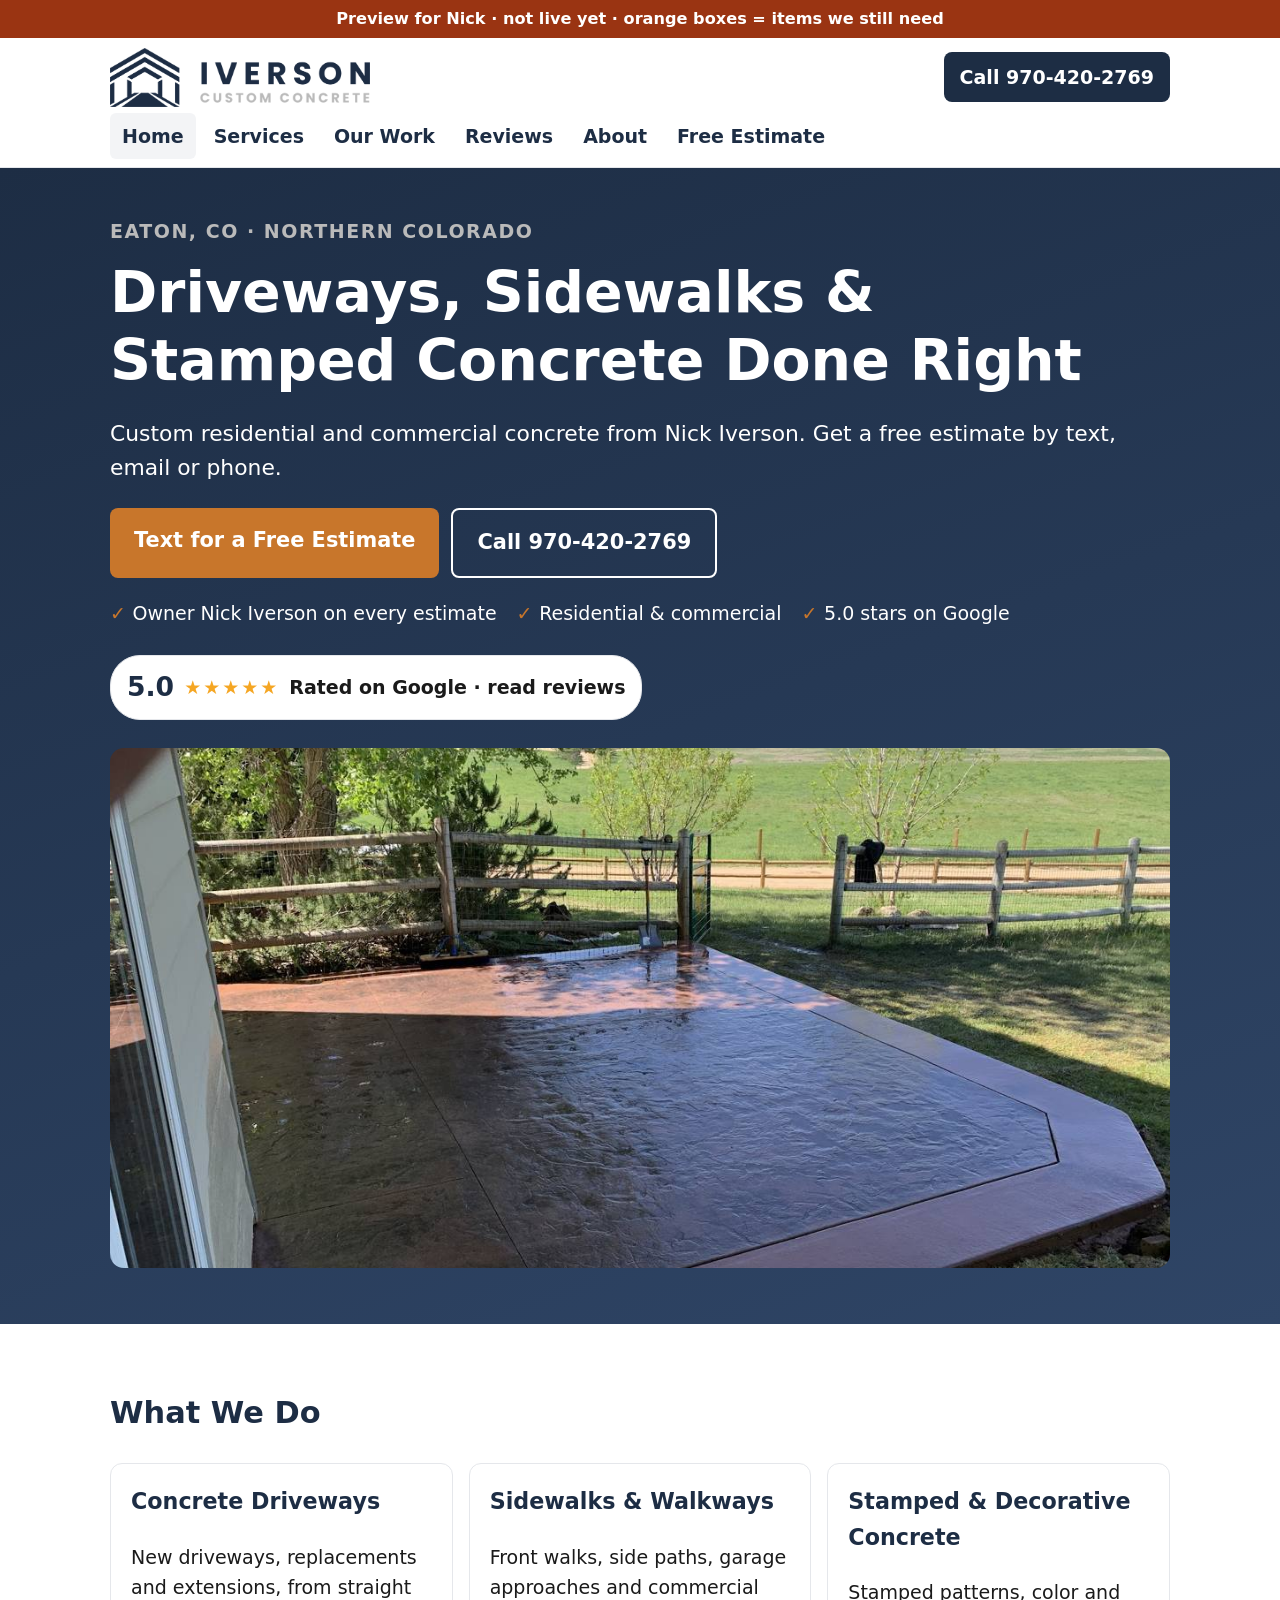
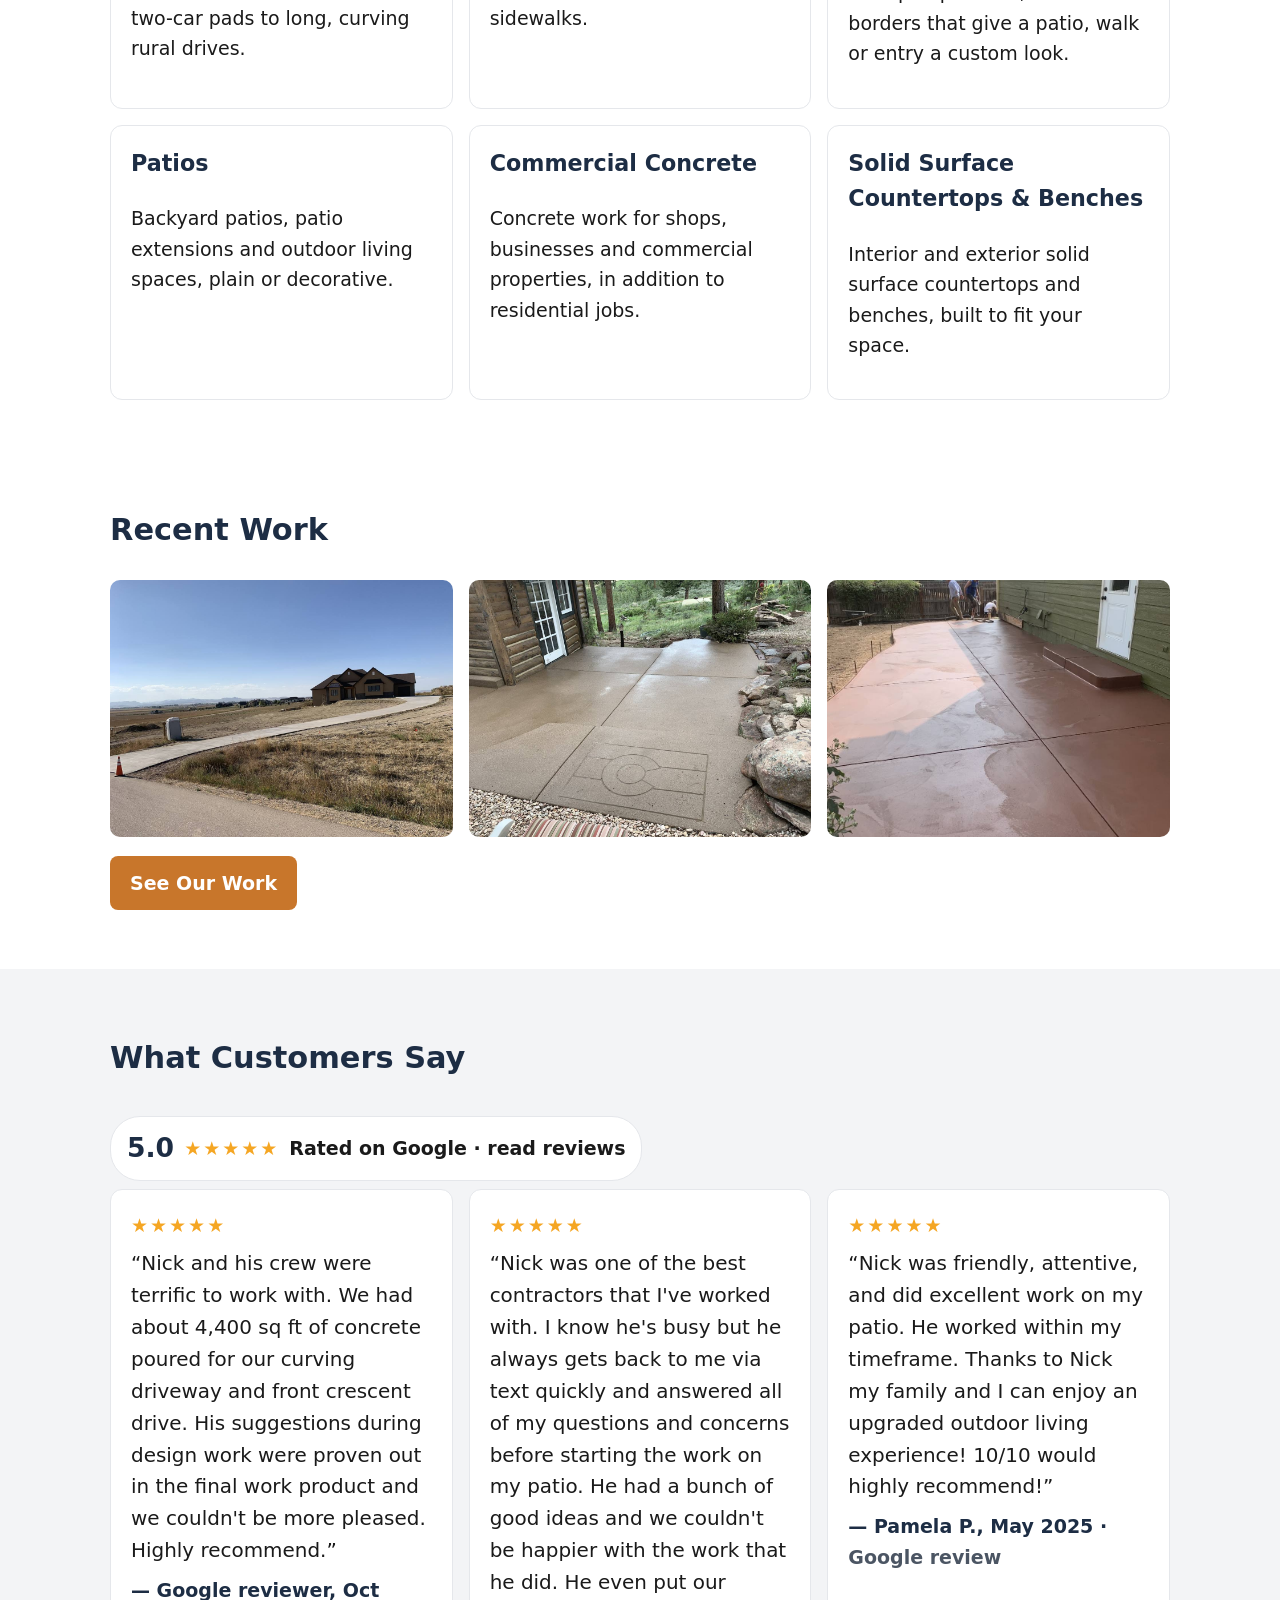
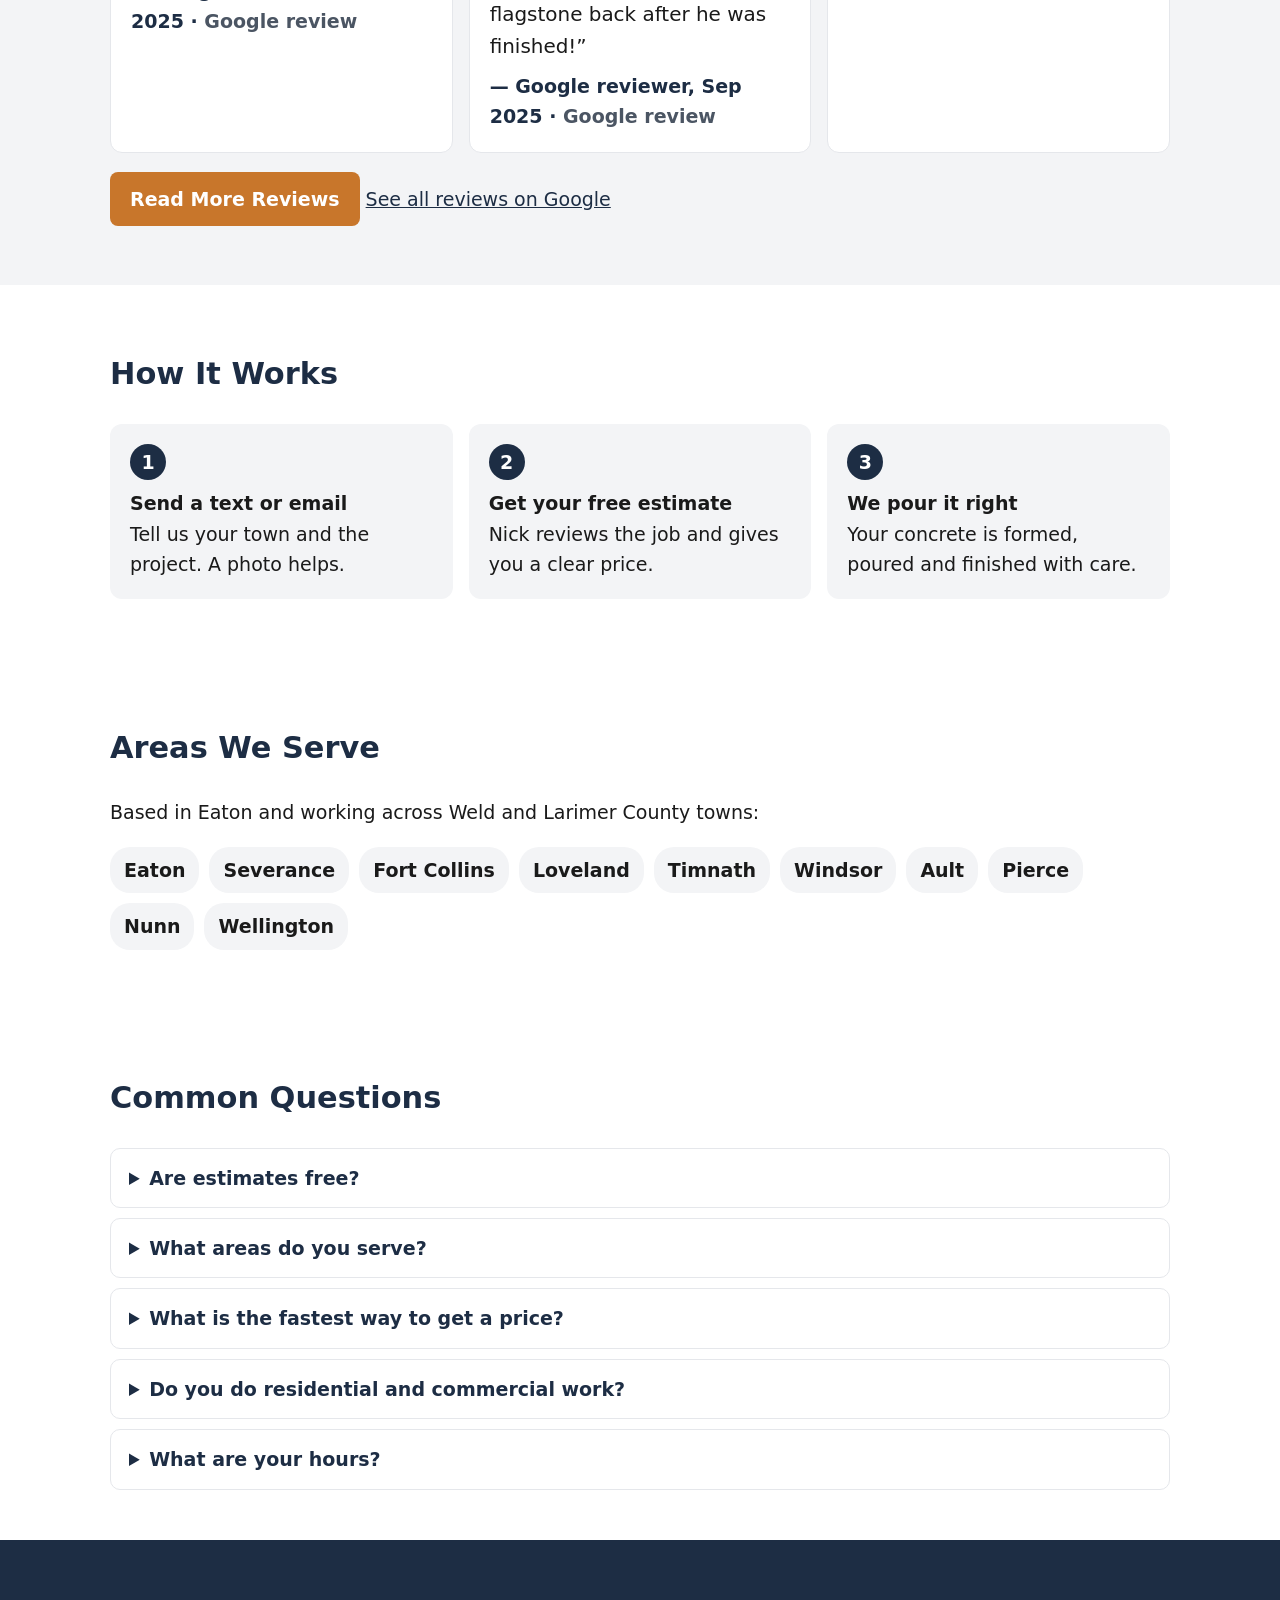
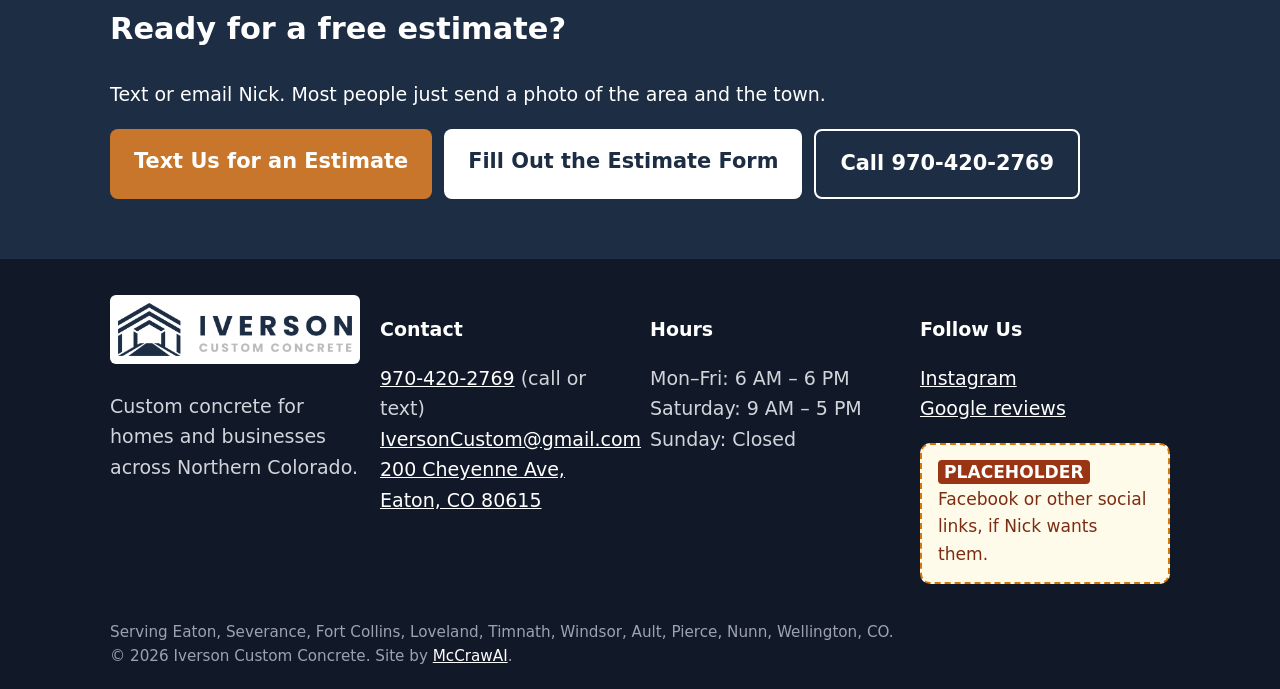
<file: index.html>
<!doctype html><html lang="en"><head><meta charset="utf-8"><meta name="viewport" content="width=device-width,initial-scale=1">
<title>Iverson Custom Concrete | Driveways &amp; Stamped Concrete, Eaton CO</title><meta name="description" content="Concrete driveways, sidewalks, patios and stamped concrete in Eaton, Windsor, Fort Collins and Loveland. 5.0 stars on Google. Text 970-420-2769 for a free estimate."><meta name="robots" content="noindex,nofollow"><link rel="canonical" href="https://iversonconcrete.com/">
<meta property="og:site_name" content="Iverson Custom Concrete"><meta property="og:title" content="Iverson Custom Concrete | Driveways &amp; Stamped Concrete, Eaton CO"><meta property="og:description" content="Concrete driveways, sidewalks, patios and stamped concrete in Eaton, Windsor, Fort Collins and Loveland. 5.0 stars on Google. Text 970-420-2769 for a free estimate."><meta property="og:type" content="website"><meta property="og:url" content="https://iversonconcrete.com/"><meta property="og:image" content="https://iversonconcrete.com/img/stamped-colored-patio.jpg"><meta name="twitter:card" content="summary_large_image">
<meta name="theme-color" content="#1d2d44"><link rel="icon" href="img/favicon.png"><link rel="apple-touch-icon" href="img/favicon.png"><link rel="preload" as="image" href="img/logo.png"><link rel="stylesheet" href="styles.css">
<script type="application/ld+json">{"@context":"https://schema.org","@graph":[{"@type":"HomeAndConstructionBusiness","@id":"https://iversonconcrete.com/#business","additionalType":"https://schema.org/GeneralContractor","name":"Iverson Custom Concrete","url":"https://iversonconcrete.com/","logo":"https://iversonconcrete.com/img/logo.png","image":["https://iversonconcrete.com/img/stamped-colored-patio.jpg","https://iversonconcrete.com/img/driveway-rural.jpg","https://iversonconcrete.com/img/logo.png"],"description":"Concrete contractor in Eaton, CO: driveways, sidewalks, patios, stamped and decorative concrete, commercial concrete, and solid surface countertops and benches across Northern Colorado.","telephone":"+19704202769","email":"IversonCustom@gmail.com","founder":{"@type":"Person","name":"Nick Iverson"},"address":{"@type":"PostalAddress","streetAddress":"200 Cheyenne Ave","addressLocality":"Eaton","addressRegion":"CO","postalCode":"80615","addressCountry":"US"},"geo":{"@type":"GeoCoordinates","latitude":40.52757,"longitude":-104.716219},"hasMap":"https://www.google.com/maps/search/?api=1&query=Iverson+Custom+Concrete+200+Cheyenne+Ave+Eaton+CO+80615","areaServed":[{"@type":"City","name":"Eaton, CO"},{"@type":"City","name":"Severance, CO"},{"@type":"City","name":"Fort Collins, CO"},{"@type":"City","name":"Loveland, CO"},{"@type":"City","name":"Timnath, CO"},{"@type":"City","name":"Windsor, CO"},{"@type":"City","name":"Ault, CO"},{"@type":"City","name":"Pierce, CO"},{"@type":"City","name":"Nunn, CO"},{"@type":"City","name":"Wellington, CO"}],"openingHoursSpecification":[{"@type":"OpeningHoursSpecification","dayOfWeek":["Monday","Tuesday","Wednesday","Thursday","Friday"],"opens":"06:00","closes":"18:00"},{"@type":"OpeningHoursSpecification","dayOfWeek":"Saturday","opens":"09:00","closes":"17:00"}],"sameAs":["https://www.instagram.com/iverson_custom_concrete/"],"hasOfferCatalog":{"@type":"OfferCatalog","name":"Concrete services","itemListElement":[{"@type":"Offer","itemOffered":{"@type":"Service","name":"Concrete Driveways","areaServed":"Northern Colorado"}},{"@type":"Offer","itemOffered":{"@type":"Service","name":"Sidewalks & Walkways","areaServed":"Northern Colorado"}},{"@type":"Offer","itemOffered":{"@type":"Service","name":"Stamped & Decorative Concrete","areaServed":"Northern Colorado"}},{"@type":"Offer","itemOffered":{"@type":"Service","name":"Patios","areaServed":"Northern Colorado"}},{"@type":"Offer","itemOffered":{"@type":"Service","name":"Commercial Concrete","areaServed":"Northern Colorado"}},{"@type":"Offer","itemOffered":{"@type":"Service","name":"Solid Surface Countertops & Benches","areaServed":"Northern Colorado"}}]}},{"@type":"WebPage","@id":"https://iversonconcrete.com/","url":"https://iversonconcrete.com/","name":"Iverson Custom Concrete | Driveways & Stamped Concrete, Eaton CO","about":{"@id":"https://iversonconcrete.com/#business"}},{"@type":"FAQPage","mainEntity":[{"@type":"Question","name":"Are estimates free?","acceptedAnswer":{"@type":"Answer","text":"Yes. Text, email or call with your town and the project, and Nick will set up a free estimate."}},{"@type":"Question","name":"What areas do you serve?","acceptedAnswer":{"@type":"Answer","text":"Eaton, Severance, Fort Collins, Loveland, Timnath, Windsor, Ault, Pierce, Nunn and Wellington, Colorado."}},{"@type":"Question","name":"What is the fastest way to get a price?","acceptedAnswer":{"@type":"Answer","text":"Send a text to 970-420-2769 with your town, the project and a photo of the area. That is usually all Nick needs to get started."}},{"@type":"Question","name":"Do you do residential and commercial work?","acceptedAnswer":{"@type":"Answer","text":"Yes. Driveways, sidewalks, patios and stamped concrete for homes and businesses, plus solid surface countertops and benches."}},{"@type":"Question","name":"What are your hours?","acceptedAnswer":{"@type":"Answer","text":"Monday to Friday 6 AM to 6 PM, and Saturday 9 AM to 5 PM. Closed Sunday."}}]}]}</script></head><body><div class="preview-ribbon">Preview for Nick &middot; not live yet &middot; orange boxes = items we still need</div>
<a class="skip" href="#main">Skip to content</a>
<header class="top"><div class="wrap bar"><a href="index.html" class="brand"><img src="img/logo.png" alt="Iverson Custom Concrete" width="720" height="163"></a>
<a class="callbtn" href="tel:+19704202769">Call 970-420-2769</a></div>
<nav class="wrap nav" aria-label="Main"><a href="index.html" aria-current=page>Home</a><a href="services.html">Services</a><a href="gallery.html">Our Work</a><a href="reviews.html">Reviews</a><a href="about.html">About</a><a href="contact.html">Free Estimate</a></nav></header>
<main id="main"><section class="hero"><div class="wrap"><p class="eyebrow">Eaton, CO &middot; Northern Colorado</p>
<h1>Driveways, Sidewalks &amp; Stamped Concrete Done Right</h1>
<p class="lead">Custom residential and commercial concrete from Nick Iverson. Get a free estimate by text, email or phone.</p>
<div class="btns"><a class="btn big" href="sms:+19704202769?&body=Hi%20Nick%2C%20I'd%20like%20a%20free%20concrete%20estimate.%20My%20town%3A%20%20Project%3A%20">Text for a Free Estimate</a><a class="btn big ghost light" href="tel:+19704202769">Call 970-420-2769</a></div>
<ul class="trust"><li>Owner Nick Iverson on every estimate</li><li>Residential &amp; commercial</li><li>5.0 stars on Google</li></ul>
<a class="badge" href="https://www.google.com/maps/search/?api=1&query=Iverson+Custom+Concrete+200+Cheyenne+Ave+Eaton+CO+80615" rel="noopener" target="_blank"><span class="big5">5.0</span> <span class="stars" aria-hidden="true">&#9733;&#9733;&#9733;&#9733;&#9733;</span> <span>Rated on Google &middot; read reviews</span></a></div><div class="wrap heroimg"><img class="" src="img/stamped-colored-patio.jpg" srcset="img/stamped-colored-patio-sm.jpg 600w, img/stamped-colored-patio.jpg 1200w" sizes="(max-width:700px) 100vw, 50vw" width="1200" height="900" alt="Stamped colored concrete patio by Iverson Custom Concrete" fetchpriority="high" decoding="async"></div></section>
<section class="wrap sec"><h2>What We Do</h2><div class="grid"><a class="card" href="services.html#driveways"><h3>Concrete Driveways</h3><p>New driveways, replacements and extensions, from straight two-car pads to long, curving rural drives.</p></a><a class="card" href="services.html#sidewalks"><h3>Sidewalks &amp; Walkways</h3><p>Front walks, side paths, garage approaches and commercial sidewalks.</p></a><a class="card" href="services.html#stamped"><h3>Stamped &amp; Decorative Concrete</h3><p>Stamped patterns, color and borders that give a patio, walk or entry a custom look.</p></a><a class="card" href="services.html#patios"><h3>Patios</h3><p>Backyard patios, patio extensions and outdoor living spaces, plain or decorative.</p></a><a class="card" href="services.html#commercial"><h3>Commercial Concrete</h3><p>Concrete work for shops, businesses and commercial properties, in addition to residential jobs.</p></a><a class="card" href="services.html#countertops"><h3>Solid Surface Countertops &amp; Benches</h3><p>Interior and exterior solid surface countertops and benches, built to fit your space.</p></a></div></section>
<section class="wrap sec"><h2>Recent Work</h2><div class="grid g3"><img class="ph-img" src="img/driveway-rural.jpg" srcset="img/driveway-rural-sm.jpg 600w, img/driveway-rural.jpg 1200w" sizes="(max-width:700px) 100vw, 50vw" width="1200" height="900" alt="New concrete driveway" loading="lazy" decoding="async"><img class="ph-img" src="img/patio-colorado-c-inlay.jpg" srcset="img/patio-colorado-c-inlay-sm.jpg 600w, img/patio-colorado-c-inlay.jpg 1200w" sizes="(max-width:700px) 100vw, 50vw" width="1200" height="900" alt="Concrete patio with Colorado C inlay" loading="lazy" decoding="async"><img class="ph-img" src="img/colored-patio-side.jpg" srcset="img/colored-patio-side-sm.jpg 450w, img/colored-patio-side.jpg 900w" sizes="(max-width:700px) 100vw, 50vw" width="900" height="1200" alt="Colored concrete side patio" loading="lazy" decoding="async"></div><p><a class="btn" href="gallery.html">See Our Work</a></p></section>
<section class="sec tint"><div class="wrap"><h2>What Customers Say</h2><a class="badge" href="https://www.google.com/maps/search/?api=1&query=Iverson+Custom+Concrete+200+Cheyenne+Ave+Eaton+CO+80615" rel="noopener" target="_blank"><span class="big5">5.0</span> <span class="stars" aria-hidden="true">&#9733;&#9733;&#9733;&#9733;&#9733;</span> <span>Rated on Google &middot; read reviews</span></a><div class="grid"><figure class="rev"><div class="stars" role="img" aria-label="5 out of 5 stars">&#9733;&#9733;&#9733;&#9733;&#9733;</div><blockquote>&ldquo;Nick and his crew were terrific to work with. We had about 4,400 sq ft of concrete poured for our curving driveway and front crescent drive. His suggestions during design work were proven out in the final work product and we couldn&#x27;t be more pleased. Highly recommend.&rdquo;</blockquote><figcaption>&mdash; Google reviewer, Oct 2025 &middot; <span class="g">Google review</span></figcaption></figure><figure class="rev"><div class="stars" role="img" aria-label="5 out of 5 stars">&#9733;&#9733;&#9733;&#9733;&#9733;</div><blockquote>&ldquo;Nick was one of the best contractors that I&#x27;ve worked with. I know he&#x27;s busy but he always gets back to me via text quickly and answered all of my questions and concerns before starting the work on my patio. He had a bunch of good ideas and we couldn&#x27;t be happier with the work that he did. He even put our flagstone back after he was finished!&rdquo;</blockquote><figcaption>&mdash; Google reviewer, Sep 2025 &middot; <span class="g">Google review</span></figcaption></figure><figure class="rev"><div class="stars" role="img" aria-label="5 out of 5 stars">&#9733;&#9733;&#9733;&#9733;&#9733;</div><blockquote>&ldquo;Nick was friendly, attentive, and did excellent work on my patio. He worked within my timeframe. Thanks to Nick my family and I can enjoy an upgraded outdoor living experience! 10/10 would highly recommend!&rdquo;</blockquote><figcaption>&mdash; Pamela P., May 2025 &middot; <span class="g">Google review</span></figcaption></figure></div><p><a class="btn" href="reviews.html">Read More Reviews</a> <a href="https://www.google.com/maps/search/?api=1&query=Iverson+Custom+Concrete+200+Cheyenne+Ave+Eaton+CO+80615" rel="noopener" target="_blank">See all reviews on Google</a></p></div></section>
<section class="wrap sec"><h2>How It Works</h2><ol class="steps"><li><strong>Send a text or email</strong><span>Tell us your town and the project. A photo helps.</span></li><li><strong>Get your free estimate</strong><span>Nick reviews the job and gives you a clear price.</span></li><li><strong>We pour it right</strong><span>Your concrete is formed, poured and finished with care.</span></li></ol></section>
<section class="wrap sec"><h2>Areas We Serve</h2><p>Based in Eaton and working across Weld and Larimer County towns:</p><ul class="towns"><li>Eaton</li><li>Severance</li><li>Fort Collins</li><li>Loveland</li><li>Timnath</li><li>Windsor</li><li>Ault</li><li>Pierce</li><li>Nunn</li><li>Wellington</li></ul></section><section class="wrap sec"><h2>Common Questions</h2><details class="faq"><summary>Are estimates free?</summary><p>Yes. Text, email or call with your town and the project, and Nick will set up a free estimate.</p></details><details class="faq"><summary>What areas do you serve?</summary><p>Eaton, Severance, Fort Collins, Loveland, Timnath, Windsor, Ault, Pierce, Nunn and Wellington, Colorado.</p></details><details class="faq"><summary>What is the fastest way to get a price?</summary><p>Send a text to 970-420-2769 with your town, the project and a photo of the area. That is usually all Nick needs to get started.</p></details><details class="faq"><summary>Do you do residential and commercial work?</summary><p>Yes. Driveways, sidewalks, patios and stamped concrete for homes and businesses, plus solid surface countertops and benches.</p></details><details class="faq"><summary>What are your hours?</summary><p>Monday to Friday 6 AM to 6 PM, and Saturday 9 AM to 5 PM. Closed Sunday.</p></details></section></main>
<section class="cta-band"><div class="wrap"><h2>Ready for a free estimate?</h2><p>Text or email Nick. Most people just send a photo of the area and the town.</p>
<div class="btns"><a class="btn big" href="sms:+19704202769?&body=Hi%20Nick%2C%20I'd%20like%20a%20free%20concrete%20estimate.%20My%20town%3A%20%20Project%3A%20">Text Us for an Estimate</a><a class="btn big alt" href="contact.html#quote">Fill Out the Estimate Form</a><a class="btn big ghost" href="tel:+19704202769">Call 970-420-2769</a></div></div></section>
<footer class="foot"><div class="wrap cols"><div><img src="img/logo.png" alt="" width="720" height="163" class="flogo" loading="lazy"><p>Custom concrete for homes and businesses across Northern Colorado.</p></div>
<div><h3>Contact</h3><p><a href="tel:+19704202769">970-420-2769</a> (call or text)<br><a href="mailto:IversonCustom@gmail.com">IversonCustom@gmail.com</a><br><a href="https://www.google.com/maps/search/?api=1&query=Iverson+Custom+Concrete+200+Cheyenne+Ave+Eaton+CO+80615" rel="noopener" target="_blank">200 Cheyenne Ave, Eaton, CO 80615</a></p></div>
<div><h3>Hours</h3><p>Mon&ndash;Fri: 6 AM &ndash; 6 PM<br>Saturday: 9 AM &ndash; 5 PM<br>Sunday: Closed</p></div>
<div><h3>Follow Us</h3><p><a href="https://www.instagram.com/iverson_custom_concrete/" rel="noopener" target="_blank">Instagram</a><br><a href="https://www.google.com/maps/search/?api=1&query=Iverson+Custom+Concrete+200+Cheyenne+Ave+Eaton+CO+80615" rel="noopener" target="_blank">Google reviews</a></p><div class="ph" role="note"><strong>PLACEHOLDER</strong> Facebook or other social links, if Nick wants them.</div></div></div>
<div class="wrap small">Serving Eaton, Severance, Fort Collins, Loveland, Timnath, Windsor, Ault, Pierce, Nunn, Wellington, CO.<br>&copy; 2026 Iverson Custom Concrete. Site by <a href="https://mccrawai.com">McCrawAI</a>.</div></footer>
<nav class="sticky" aria-label="Quick contact"><a class="sticky-call" href="tel:+19704202769">&#9742; Call</a><a class="sticky-text" href="sms:+19704202769?&body=Hi%20Nick%2C%20I'd%20like%20a%20free%20concrete%20estimate.%20My%20town%3A%20%20Project%3A%20">&#9993; Text for Estimate</a></nav>

</body></html>
</file>
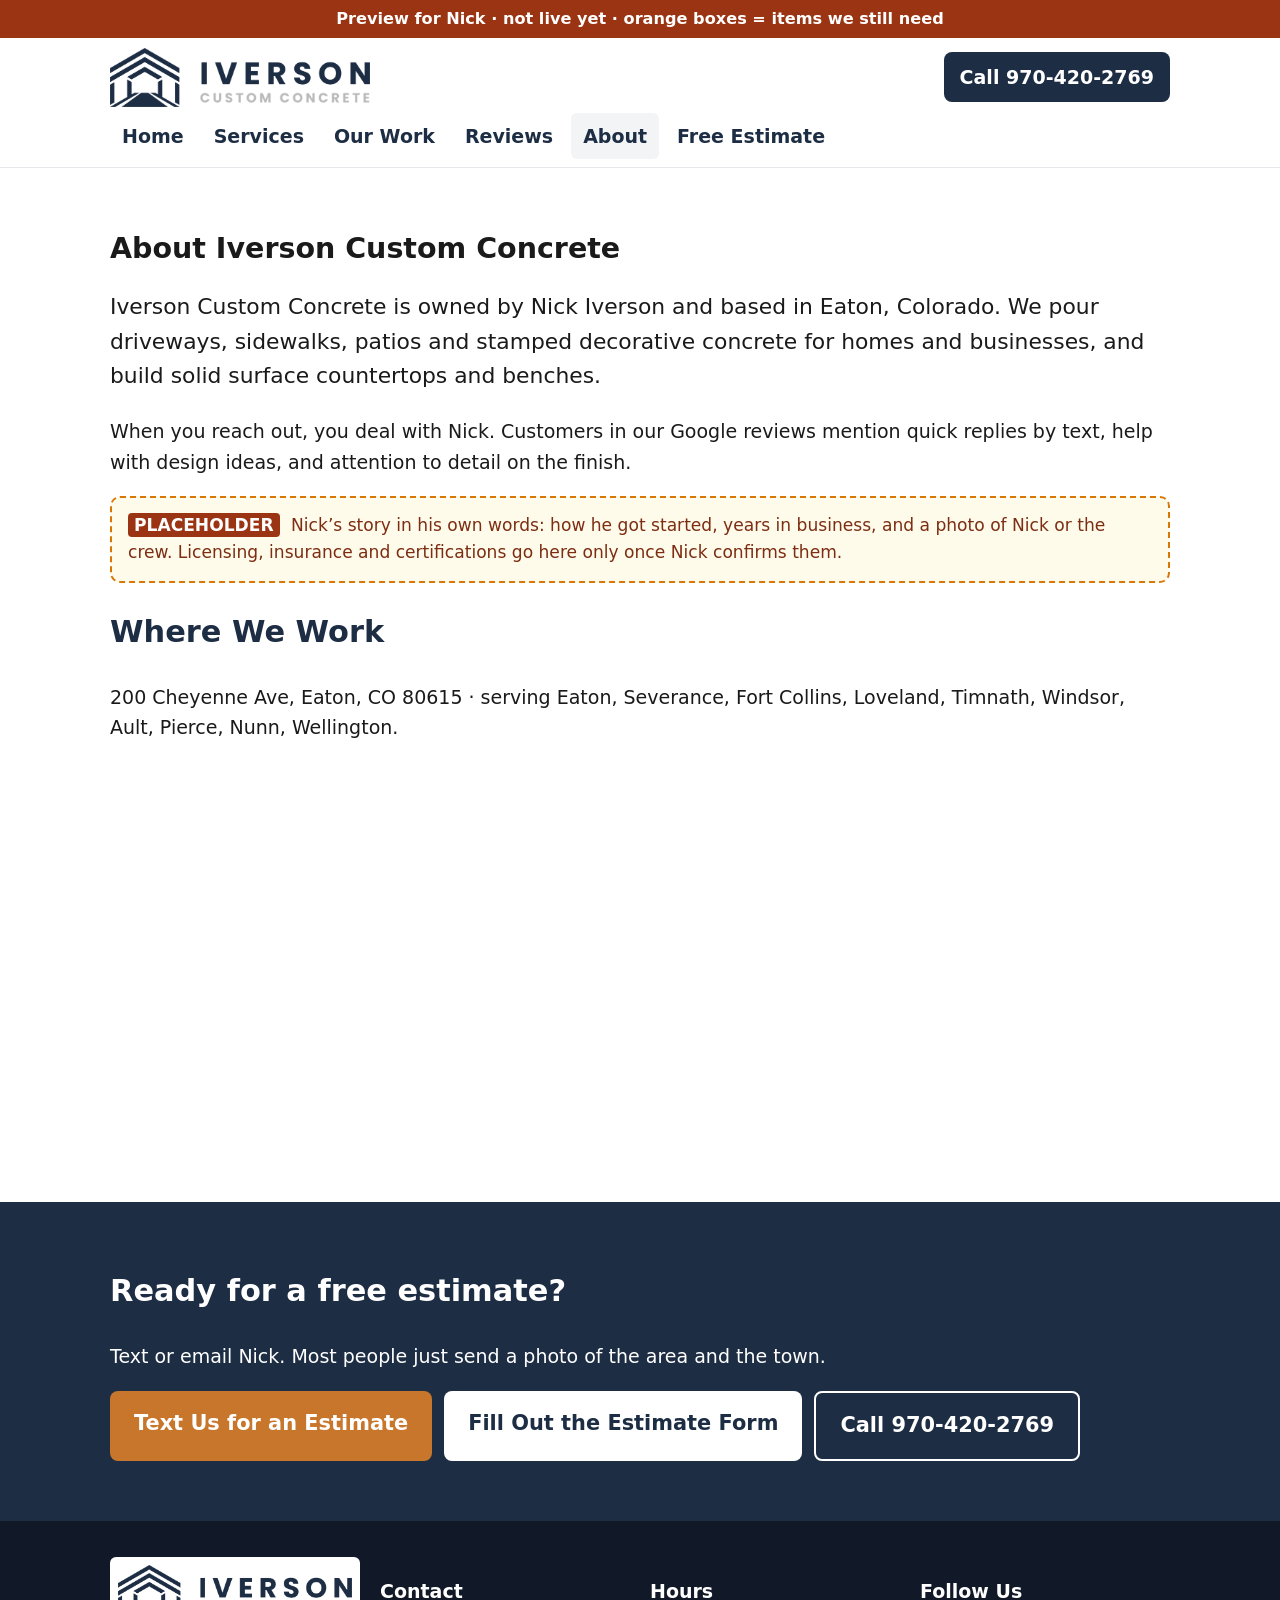
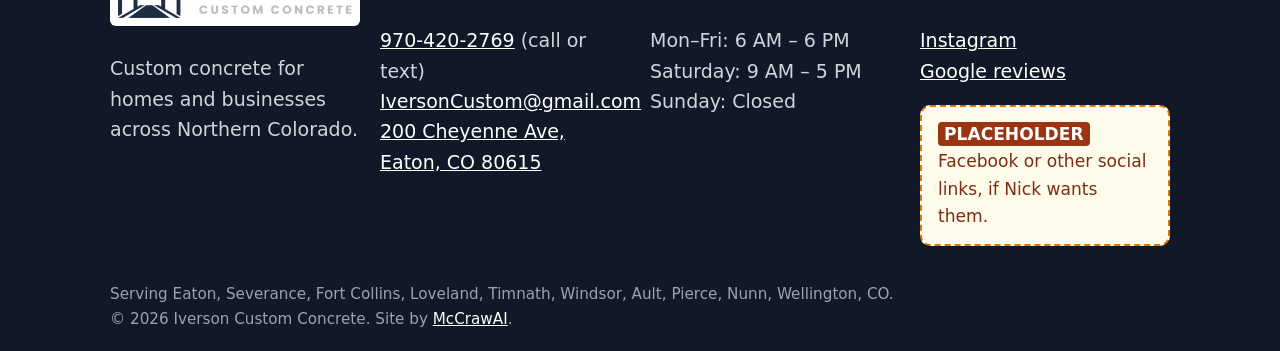
<file: about.html>
<!doctype html><html lang="en"><head><meta charset="utf-8"><meta name="viewport" content="width=device-width,initial-scale=1">
<title>About Nick Iverson | Iverson Custom Concrete, Eaton CO</title><meta name="description" content="Iverson Custom Concrete is owned by Nick Iverson and serves homeowners and businesses across Eaton and Northern Colorado."><meta name="robots" content="noindex,nofollow"><link rel="canonical" href="https://iversonconcrete.com/about.html">
<meta property="og:site_name" content="Iverson Custom Concrete"><meta property="og:title" content="About Nick Iverson | Iverson Custom Concrete, Eaton CO"><meta property="og:description" content="Iverson Custom Concrete is owned by Nick Iverson and serves homeowners and businesses across Eaton and Northern Colorado."><meta property="og:type" content="website"><meta property="og:url" content="https://iversonconcrete.com/about.html"><meta property="og:image" content="https://iversonconcrete.com/img/stamped-colored-patio.jpg"><meta name="twitter:card" content="summary_large_image">
<meta name="theme-color" content="#1d2d44"><link rel="icon" href="img/favicon.png"><link rel="apple-touch-icon" href="img/favicon.png"><link rel="preload" as="image" href="img/logo.png"><link rel="stylesheet" href="styles.css">
<script type="application/ld+json">{"@context":"https://schema.org","@graph":[{"@type":"HomeAndConstructionBusiness","@id":"https://iversonconcrete.com/#business","additionalType":"https://schema.org/GeneralContractor","name":"Iverson Custom Concrete","url":"https://iversonconcrete.com/","logo":"https://iversonconcrete.com/img/logo.png","image":["https://iversonconcrete.com/img/stamped-colored-patio.jpg","https://iversonconcrete.com/img/driveway-rural.jpg","https://iversonconcrete.com/img/logo.png"],"description":"Concrete contractor in Eaton, CO: driveways, sidewalks, patios, stamped and decorative concrete, commercial concrete, and solid surface countertops and benches across Northern Colorado.","telephone":"+19704202769","email":"IversonCustom@gmail.com","founder":{"@type":"Person","name":"Nick Iverson"},"address":{"@type":"PostalAddress","streetAddress":"200 Cheyenne Ave","addressLocality":"Eaton","addressRegion":"CO","postalCode":"80615","addressCountry":"US"},"geo":{"@type":"GeoCoordinates","latitude":40.52757,"longitude":-104.716219},"hasMap":"https://www.google.com/maps/search/?api=1&query=Iverson+Custom+Concrete+200+Cheyenne+Ave+Eaton+CO+80615","areaServed":[{"@type":"City","name":"Eaton, CO"},{"@type":"City","name":"Severance, CO"},{"@type":"City","name":"Fort Collins, CO"},{"@type":"City","name":"Loveland, CO"},{"@type":"City","name":"Timnath, CO"},{"@type":"City","name":"Windsor, CO"},{"@type":"City","name":"Ault, CO"},{"@type":"City","name":"Pierce, CO"},{"@type":"City","name":"Nunn, CO"},{"@type":"City","name":"Wellington, CO"}],"openingHoursSpecification":[{"@type":"OpeningHoursSpecification","dayOfWeek":["Monday","Tuesday","Wednesday","Thursday","Friday"],"opens":"06:00","closes":"18:00"},{"@type":"OpeningHoursSpecification","dayOfWeek":"Saturday","opens":"09:00","closes":"17:00"}],"sameAs":["https://www.instagram.com/iverson_custom_concrete/"],"hasOfferCatalog":{"@type":"OfferCatalog","name":"Concrete services","itemListElement":[{"@type":"Offer","itemOffered":{"@type":"Service","name":"Concrete Driveways","areaServed":"Northern Colorado"}},{"@type":"Offer","itemOffered":{"@type":"Service","name":"Sidewalks & Walkways","areaServed":"Northern Colorado"}},{"@type":"Offer","itemOffered":{"@type":"Service","name":"Stamped & Decorative Concrete","areaServed":"Northern Colorado"}},{"@type":"Offer","itemOffered":{"@type":"Service","name":"Patios","areaServed":"Northern Colorado"}},{"@type":"Offer","itemOffered":{"@type":"Service","name":"Commercial Concrete","areaServed":"Northern Colorado"}},{"@type":"Offer","itemOffered":{"@type":"Service","name":"Solid Surface Countertops & Benches","areaServed":"Northern Colorado"}}]}},{"@type":"WebPage","@id":"https://iversonconcrete.com/about.html","url":"https://iversonconcrete.com/about.html","name":"About Nick Iverson | Iverson Custom Concrete, Eaton CO","about":{"@id":"https://iversonconcrete.com/#business"}},{"@type":"BreadcrumbList","itemListElement":[{"@type":"ListItem","position":1,"name":"Home","item":"https://iversonconcrete.com/"},{"@type":"ListItem","position":2,"name":"About","item":"https://iversonconcrete.com/about.html"}]}]}</script></head><body><div class="preview-ribbon">Preview for Nick &middot; not live yet &middot; orange boxes = items we still need</div>
<a class="skip" href="#main">Skip to content</a>
<header class="top"><div class="wrap bar"><a href="index.html" class="brand"><img src="img/logo.png" alt="Iverson Custom Concrete" width="720" height="163"></a>
<a class="callbtn" href="tel:+19704202769">Call 970-420-2769</a></div>
<nav class="wrap nav" aria-label="Main"><a href="index.html">Home</a><a href="services.html">Services</a><a href="gallery.html">Our Work</a><a href="reviews.html">Reviews</a><a href="about.html" aria-current=page>About</a><a href="contact.html">Free Estimate</a></nav></header>
<main id="main"><section class="wrap sec"><h1>About Iverson Custom Concrete</h1><p class="lead">Iverson Custom Concrete is owned by Nick Iverson and based in Eaton, Colorado. We pour driveways, sidewalks, patios and stamped decorative concrete for homes and businesses, and build solid surface countertops and benches.</p>
<p>When you reach out, you deal with Nick. Customers in our Google reviews mention quick replies by text, help with design ideas, and attention to detail on the finish.</p>
<div class="ph" role="note"><strong>PLACEHOLDER</strong> Nick&rsquo;s story in his own words: how he got started, years in business, and a photo of Nick or the crew. Licensing, insurance and certifications go here only once Nick confirms them.</div>
<h2>Where We Work</h2><p>200 Cheyenne Ave, Eaton, CO 80615 &middot; serving Eaton, Severance, Fort Collins, Loveland, Timnath, Windsor, Ault, Pierce, Nunn, Wellington.</p><div class="map"><iframe title="Map: Iverson Custom Concrete, Eaton, CO" src="https://www.google.com/maps?q=Iverson+Custom+Concrete,+200+Cheyenne+Ave,+Eaton,+CO+80615&z=11&output=embed" width="600" height="380" loading="lazy" referrerpolicy="no-referrer-when-downgrade" allowfullscreen></iframe></div></section></main>
<section class="cta-band"><div class="wrap"><h2>Ready for a free estimate?</h2><p>Text or email Nick. Most people just send a photo of the area and the town.</p>
<div class="btns"><a class="btn big" href="sms:+19704202769?&body=Hi%20Nick%2C%20I'd%20like%20a%20free%20concrete%20estimate.%20My%20town%3A%20%20Project%3A%20">Text Us for an Estimate</a><a class="btn big alt" href="contact.html#quote">Fill Out the Estimate Form</a><a class="btn big ghost" href="tel:+19704202769">Call 970-420-2769</a></div></div></section>
<footer class="foot"><div class="wrap cols"><div><img src="img/logo.png" alt="" width="720" height="163" class="flogo" loading="lazy"><p>Custom concrete for homes and businesses across Northern Colorado.</p></div>
<div><h3>Contact</h3><p><a href="tel:+19704202769">970-420-2769</a> (call or text)<br><a href="mailto:IversonCustom@gmail.com">IversonCustom@gmail.com</a><br><a href="https://www.google.com/maps/search/?api=1&query=Iverson+Custom+Concrete+200+Cheyenne+Ave+Eaton+CO+80615" rel="noopener" target="_blank">200 Cheyenne Ave, Eaton, CO 80615</a></p></div>
<div><h3>Hours</h3><p>Mon&ndash;Fri: 6 AM &ndash; 6 PM<br>Saturday: 9 AM &ndash; 5 PM<br>Sunday: Closed</p></div>
<div><h3>Follow Us</h3><p><a href="https://www.instagram.com/iverson_custom_concrete/" rel="noopener" target="_blank">Instagram</a><br><a href="https://www.google.com/maps/search/?api=1&query=Iverson+Custom+Concrete+200+Cheyenne+Ave+Eaton+CO+80615" rel="noopener" target="_blank">Google reviews</a></p><div class="ph" role="note"><strong>PLACEHOLDER</strong> Facebook or other social links, if Nick wants them.</div></div></div>
<div class="wrap small">Serving Eaton, Severance, Fort Collins, Loveland, Timnath, Windsor, Ault, Pierce, Nunn, Wellington, CO.<br>&copy; 2026 Iverson Custom Concrete. Site by <a href="https://mccrawai.com">McCrawAI</a>.</div></footer>
<nav class="sticky" aria-label="Quick contact"><a class="sticky-call" href="tel:+19704202769">&#9742; Call</a><a class="sticky-text" href="sms:+19704202769?&body=Hi%20Nick%2C%20I'd%20like%20a%20free%20concrete%20estimate.%20My%20town%3A%20%20Project%3A%20">&#9993; Text for Estimate</a></nav>

</body></html>
</file>
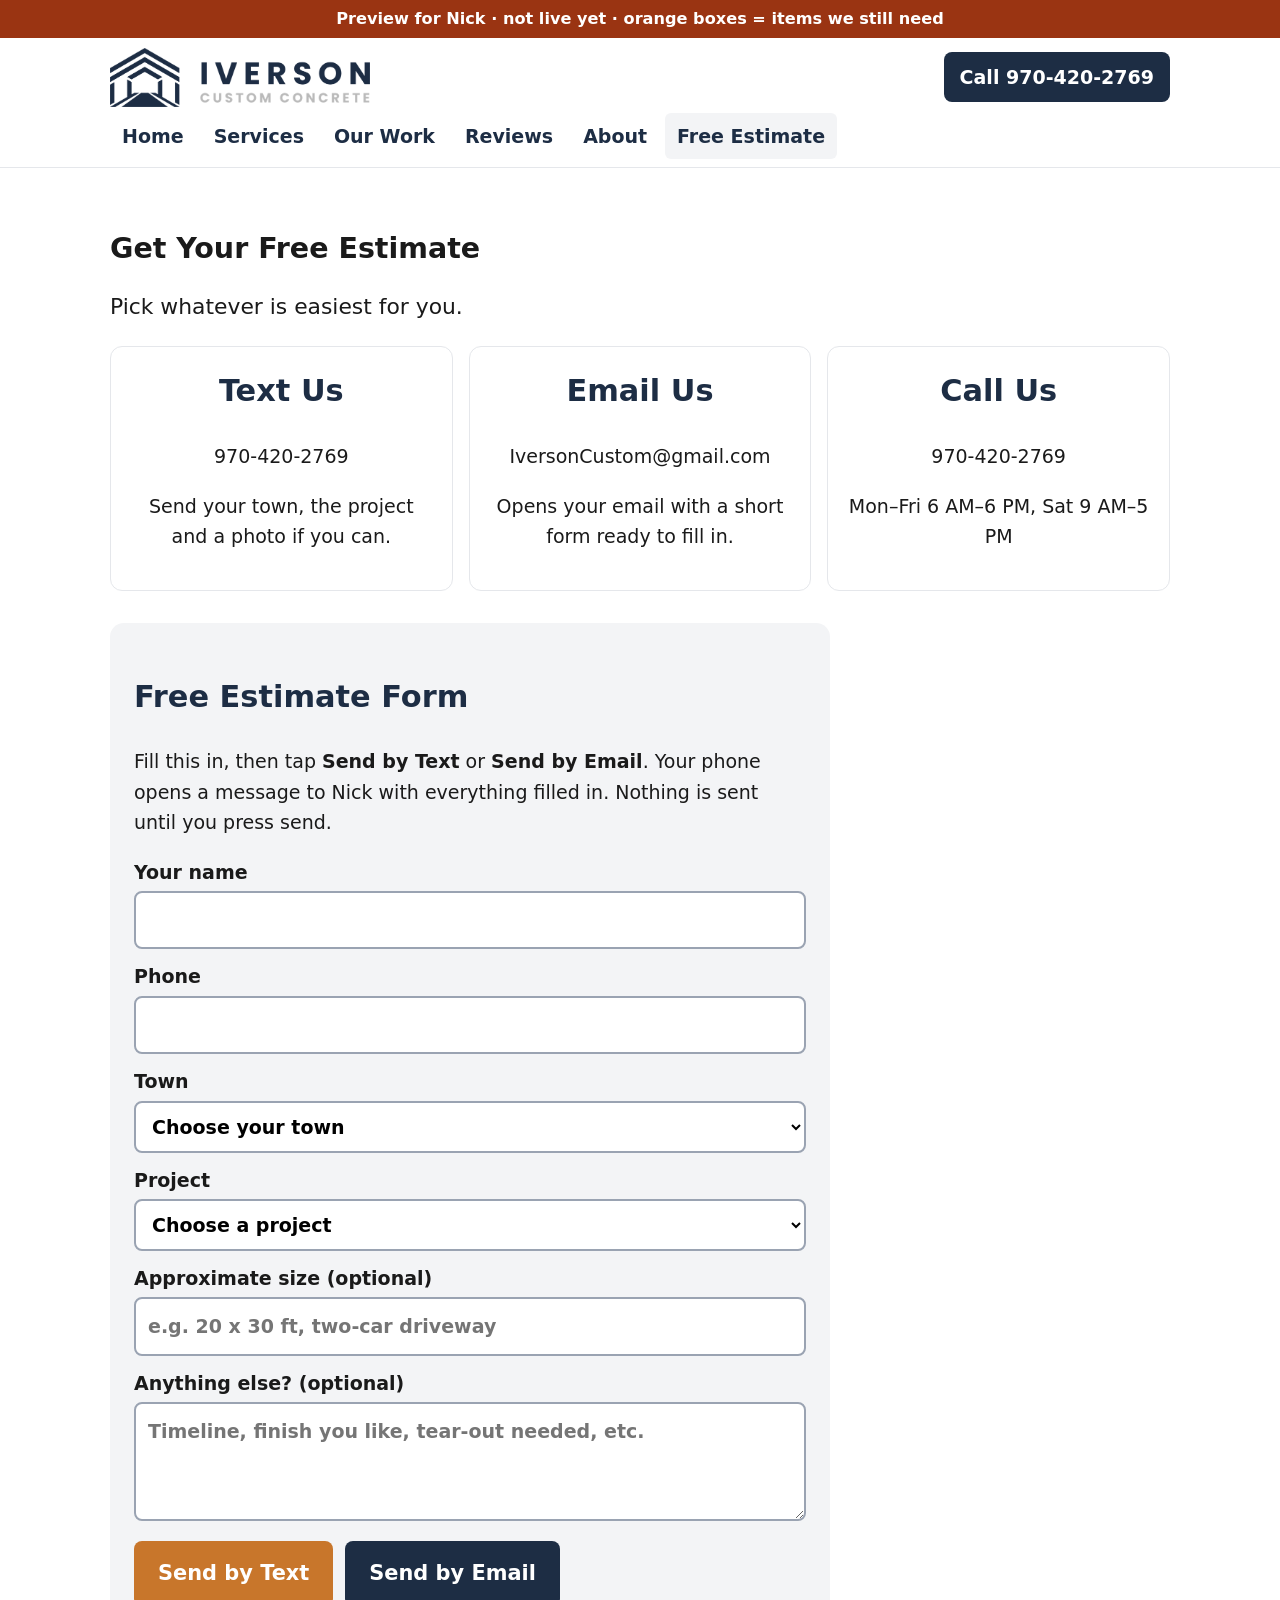
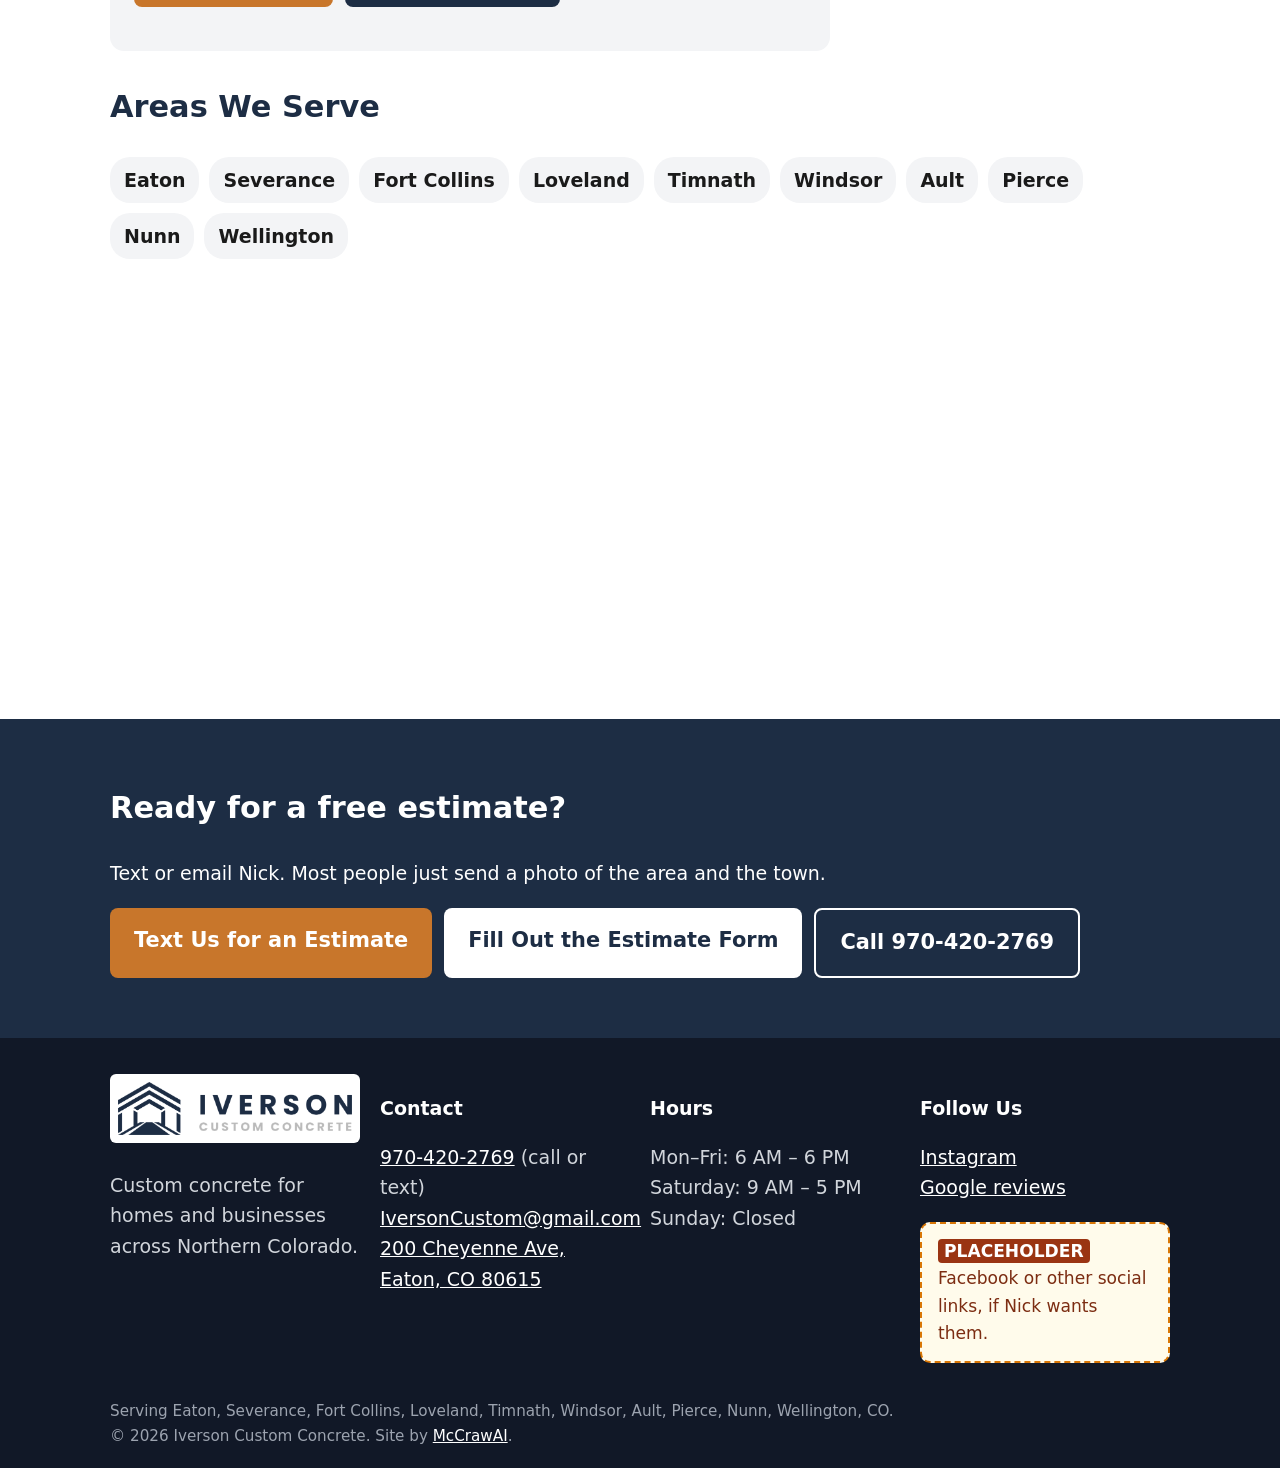
<file: contact.html>
<!doctype html><html lang="en"><head><meta charset="utf-8"><meta name="viewport" content="width=device-width,initial-scale=1">
<title>Free Concrete Estimate | Iverson Custom Concrete, Eaton CO</title><meta name="description" content="Request a free concrete estimate from Iverson Custom Concrete in Eaton, CO. Text or call 970-420-2769, email IversonCustom@gmail.com, or use the estimate form."><meta name="robots" content="noindex,nofollow"><link rel="canonical" href="https://iversonconcrete.com/contact.html">
<meta property="og:site_name" content="Iverson Custom Concrete"><meta property="og:title" content="Free Concrete Estimate | Iverson Custom Concrete, Eaton CO"><meta property="og:description" content="Request a free concrete estimate from Iverson Custom Concrete in Eaton, CO. Text or call 970-420-2769, email IversonCustom@gmail.com, or use the estimate form."><meta property="og:type" content="website"><meta property="og:url" content="https://iversonconcrete.com/contact.html"><meta property="og:image" content="https://iversonconcrete.com/img/stamped-colored-patio.jpg"><meta name="twitter:card" content="summary_large_image">
<meta name="theme-color" content="#1d2d44"><link rel="icon" href="img/favicon.png"><link rel="apple-touch-icon" href="img/favicon.png"><link rel="preload" as="image" href="img/logo.png"><link rel="stylesheet" href="styles.css">
<script type="application/ld+json">{"@context":"https://schema.org","@graph":[{"@type":"HomeAndConstructionBusiness","@id":"https://iversonconcrete.com/#business","additionalType":"https://schema.org/GeneralContractor","name":"Iverson Custom Concrete","url":"https://iversonconcrete.com/","logo":"https://iversonconcrete.com/img/logo.png","image":["https://iversonconcrete.com/img/stamped-colored-patio.jpg","https://iversonconcrete.com/img/driveway-rural.jpg","https://iversonconcrete.com/img/logo.png"],"description":"Concrete contractor in Eaton, CO: driveways, sidewalks, patios, stamped and decorative concrete, commercial concrete, and solid surface countertops and benches across Northern Colorado.","telephone":"+19704202769","email":"IversonCustom@gmail.com","founder":{"@type":"Person","name":"Nick Iverson"},"address":{"@type":"PostalAddress","streetAddress":"200 Cheyenne Ave","addressLocality":"Eaton","addressRegion":"CO","postalCode":"80615","addressCountry":"US"},"geo":{"@type":"GeoCoordinates","latitude":40.52757,"longitude":-104.716219},"hasMap":"https://www.google.com/maps/search/?api=1&query=Iverson+Custom+Concrete+200+Cheyenne+Ave+Eaton+CO+80615","areaServed":[{"@type":"City","name":"Eaton, CO"},{"@type":"City","name":"Severance, CO"},{"@type":"City","name":"Fort Collins, CO"},{"@type":"City","name":"Loveland, CO"},{"@type":"City","name":"Timnath, CO"},{"@type":"City","name":"Windsor, CO"},{"@type":"City","name":"Ault, CO"},{"@type":"City","name":"Pierce, CO"},{"@type":"City","name":"Nunn, CO"},{"@type":"City","name":"Wellington, CO"}],"openingHoursSpecification":[{"@type":"OpeningHoursSpecification","dayOfWeek":["Monday","Tuesday","Wednesday","Thursday","Friday"],"opens":"06:00","closes":"18:00"},{"@type":"OpeningHoursSpecification","dayOfWeek":"Saturday","opens":"09:00","closes":"17:00"}],"sameAs":["https://www.instagram.com/iverson_custom_concrete/"],"hasOfferCatalog":{"@type":"OfferCatalog","name":"Concrete services","itemListElement":[{"@type":"Offer","itemOffered":{"@type":"Service","name":"Concrete Driveways","areaServed":"Northern Colorado"}},{"@type":"Offer","itemOffered":{"@type":"Service","name":"Sidewalks & Walkways","areaServed":"Northern Colorado"}},{"@type":"Offer","itemOffered":{"@type":"Service","name":"Stamped & Decorative Concrete","areaServed":"Northern Colorado"}},{"@type":"Offer","itemOffered":{"@type":"Service","name":"Patios","areaServed":"Northern Colorado"}},{"@type":"Offer","itemOffered":{"@type":"Service","name":"Commercial Concrete","areaServed":"Northern Colorado"}},{"@type":"Offer","itemOffered":{"@type":"Service","name":"Solid Surface Countertops & Benches","areaServed":"Northern Colorado"}}]}},{"@type":"WebPage","@id":"https://iversonconcrete.com/contact.html","url":"https://iversonconcrete.com/contact.html","name":"Free Concrete Estimate | Iverson Custom Concrete, Eaton CO","about":{"@id":"https://iversonconcrete.com/#business"}},{"@type":"BreadcrumbList","itemListElement":[{"@type":"ListItem","position":1,"name":"Home","item":"https://iversonconcrete.com/"},{"@type":"ListItem","position":2,"name":"Free Estimate","item":"https://iversonconcrete.com/contact.html"}]}]}</script></head><body><div class="preview-ribbon">Preview for Nick &middot; not live yet &middot; orange boxes = items we still need</div>
<a class="skip" href="#main">Skip to content</a>
<header class="top"><div class="wrap bar"><a href="index.html" class="brand"><img src="img/logo.png" alt="Iverson Custom Concrete" width="720" height="163"></a>
<a class="callbtn" href="tel:+19704202769">Call 970-420-2769</a></div>
<nav class="wrap nav" aria-label="Main"><a href="index.html">Home</a><a href="services.html">Services</a><a href="gallery.html">Our Work</a><a href="reviews.html">Reviews</a><a href="about.html">About</a><a href="contact.html" aria-current=page>Free Estimate</a></nav></header>
<main id="main"><section class="wrap sec"><h1>Get Your Free Estimate</h1><p class="lead">Pick whatever is easiest for you.</p>
<div class="grid"><a class="card big-card" href="sms:+19704202769?&body=Hi%20Nick%2C%20I'd%20like%20a%20free%20concrete%20estimate.%20My%20town%3A%20%20Project%3A%20"><h2>Text Us</h2><p>970-420-2769</p><p>Send your town, the project and a photo if you can.</p></a>
<a class="card big-card" href="mailto:IversonCustom@gmail.com?subject=Free%20Estimate%20Request&body=Name%3A%0ATown%3A%0APhone%3A%0AProject%20(driveway%2C%20patio%2C%20sidewalk%2C%20stamped%2C%20countertop)%3A%0AApprox.%20size%3A%0A"><h2>Email Us</h2><p>IversonCustom@gmail.com</p><p>Opens your email with a short form ready to fill in.</p></a>
<a class="card big-card" href="tel:+19704202769"><h2>Call Us</h2><p>970-420-2769</p><p>Mon&ndash;Fri 6 AM&ndash;6 PM, Sat 9 AM&ndash;5 PM</p></a></div>
<form id="quote" class="quote" novalidate><h2>Free Estimate Form</h2><p>Fill this in, then tap <strong>Send by Text</strong> or <strong>Send by Email</strong>. Your phone opens a message to Nick with everything filled in. Nothing is sent until you press send.</p>
<label>Your name<input name="name" autocomplete="name" required></label>
<label>Phone<input name="phone" type="tel" autocomplete="tel" inputmode="tel" required></label>
<label>Town<select name="town" required><option value="">Choose your town</option><option>Eaton</option><option>Severance</option><option>Fort Collins</option><option>Loveland</option><option>Timnath</option><option>Windsor</option><option>Ault</option><option>Pierce</option><option>Nunn</option><option>Wellington</option><option>Other / not sure</option></select></label>
<label>Project<select name="project" required><option value="">Choose a project</option><option>Concrete Driveways</option><option>Sidewalks & Walkways</option><option>Stamped & Decorative Concrete</option><option>Patios</option><option>Commercial Concrete</option><option>Solid Surface Countertops & Benches</option><option>Something else</option></select></label>
<label>Approximate size (optional)<input name="size" placeholder="e.g. 20 x 30 ft, two-car driveway"></label>
<label>Anything else? (optional)<textarea name="details" rows="3" placeholder="Timeline, finish you like, tear-out needed, etc."></textarea></label>
<p class="err" role="alert" hidden>Please fill in your name, phone, town and project.</p>
<div class="btns"><button class="btn big" type="submit" value="sms">Send by Text</button><button class="btn big alt" type="submit" value="email">Send by Email</button></div>
<noscript><p>Or text <a href="sms:+19704202769?&body=Hi%20Nick%2C%20I'd%20like%20a%20free%20concrete%20estimate.%20My%20town%3A%20%20Project%3A%20">970-420-2769</a> / email <a href="mailto:IversonCustom@gmail.com">IversonCustom@gmail.com</a>.</p></noscript></form>
<h2>Areas We Serve</h2><ul class="towns"><li>Eaton</li><li>Severance</li><li>Fort Collins</li><li>Loveland</li><li>Timnath</li><li>Windsor</li><li>Ault</li><li>Pierce</li><li>Nunn</li><li>Wellington</li></ul><div class="map"><iframe title="Map: Iverson Custom Concrete, Eaton, CO" src="https://www.google.com/maps?q=Iverson+Custom+Concrete,+200+Cheyenne+Ave,+Eaton,+CO+80615&z=11&output=embed" width="600" height="380" loading="lazy" referrerpolicy="no-referrer-when-downgrade" allowfullscreen></iframe></div></section></main>
<section class="cta-band"><div class="wrap"><h2>Ready for a free estimate?</h2><p>Text or email Nick. Most people just send a photo of the area and the town.</p>
<div class="btns"><a class="btn big" href="sms:+19704202769?&body=Hi%20Nick%2C%20I'd%20like%20a%20free%20concrete%20estimate.%20My%20town%3A%20%20Project%3A%20">Text Us for an Estimate</a><a class="btn big alt" href="contact.html#quote">Fill Out the Estimate Form</a><a class="btn big ghost" href="tel:+19704202769">Call 970-420-2769</a></div></div></section>
<footer class="foot"><div class="wrap cols"><div><img src="img/logo.png" alt="" width="720" height="163" class="flogo" loading="lazy"><p>Custom concrete for homes and businesses across Northern Colorado.</p></div>
<div><h3>Contact</h3><p><a href="tel:+19704202769">970-420-2769</a> (call or text)<br><a href="mailto:IversonCustom@gmail.com">IversonCustom@gmail.com</a><br><a href="https://www.google.com/maps/search/?api=1&query=Iverson+Custom+Concrete+200+Cheyenne+Ave+Eaton+CO+80615" rel="noopener" target="_blank">200 Cheyenne Ave, Eaton, CO 80615</a></p></div>
<div><h3>Hours</h3><p>Mon&ndash;Fri: 6 AM &ndash; 6 PM<br>Saturday: 9 AM &ndash; 5 PM<br>Sunday: Closed</p></div>
<div><h3>Follow Us</h3><p><a href="https://www.instagram.com/iverson_custom_concrete/" rel="noopener" target="_blank">Instagram</a><br><a href="https://www.google.com/maps/search/?api=1&query=Iverson+Custom+Concrete+200+Cheyenne+Ave+Eaton+CO+80615" rel="noopener" target="_blank">Google reviews</a></p><div class="ph" role="note"><strong>PLACEHOLDER</strong> Facebook or other social links, if Nick wants them.</div></div></div>
<div class="wrap small">Serving Eaton, Severance, Fort Collins, Loveland, Timnath, Windsor, Ault, Pierce, Nunn, Wellington, CO.<br>&copy; 2026 Iverson Custom Concrete. Site by <a href="https://mccrawai.com">McCrawAI</a>.</div></footer>
<nav class="sticky" aria-label="Quick contact"><a class="sticky-call" href="tel:+19704202769">&#9742; Call</a><a class="sticky-text" href="sms:+19704202769?&body=Hi%20Nick%2C%20I'd%20like%20a%20free%20concrete%20estimate.%20My%20town%3A%20%20Project%3A%20">&#9993; Text for Estimate</a></nav>
<script src="form.js" defer></script>
</body></html>
</file>
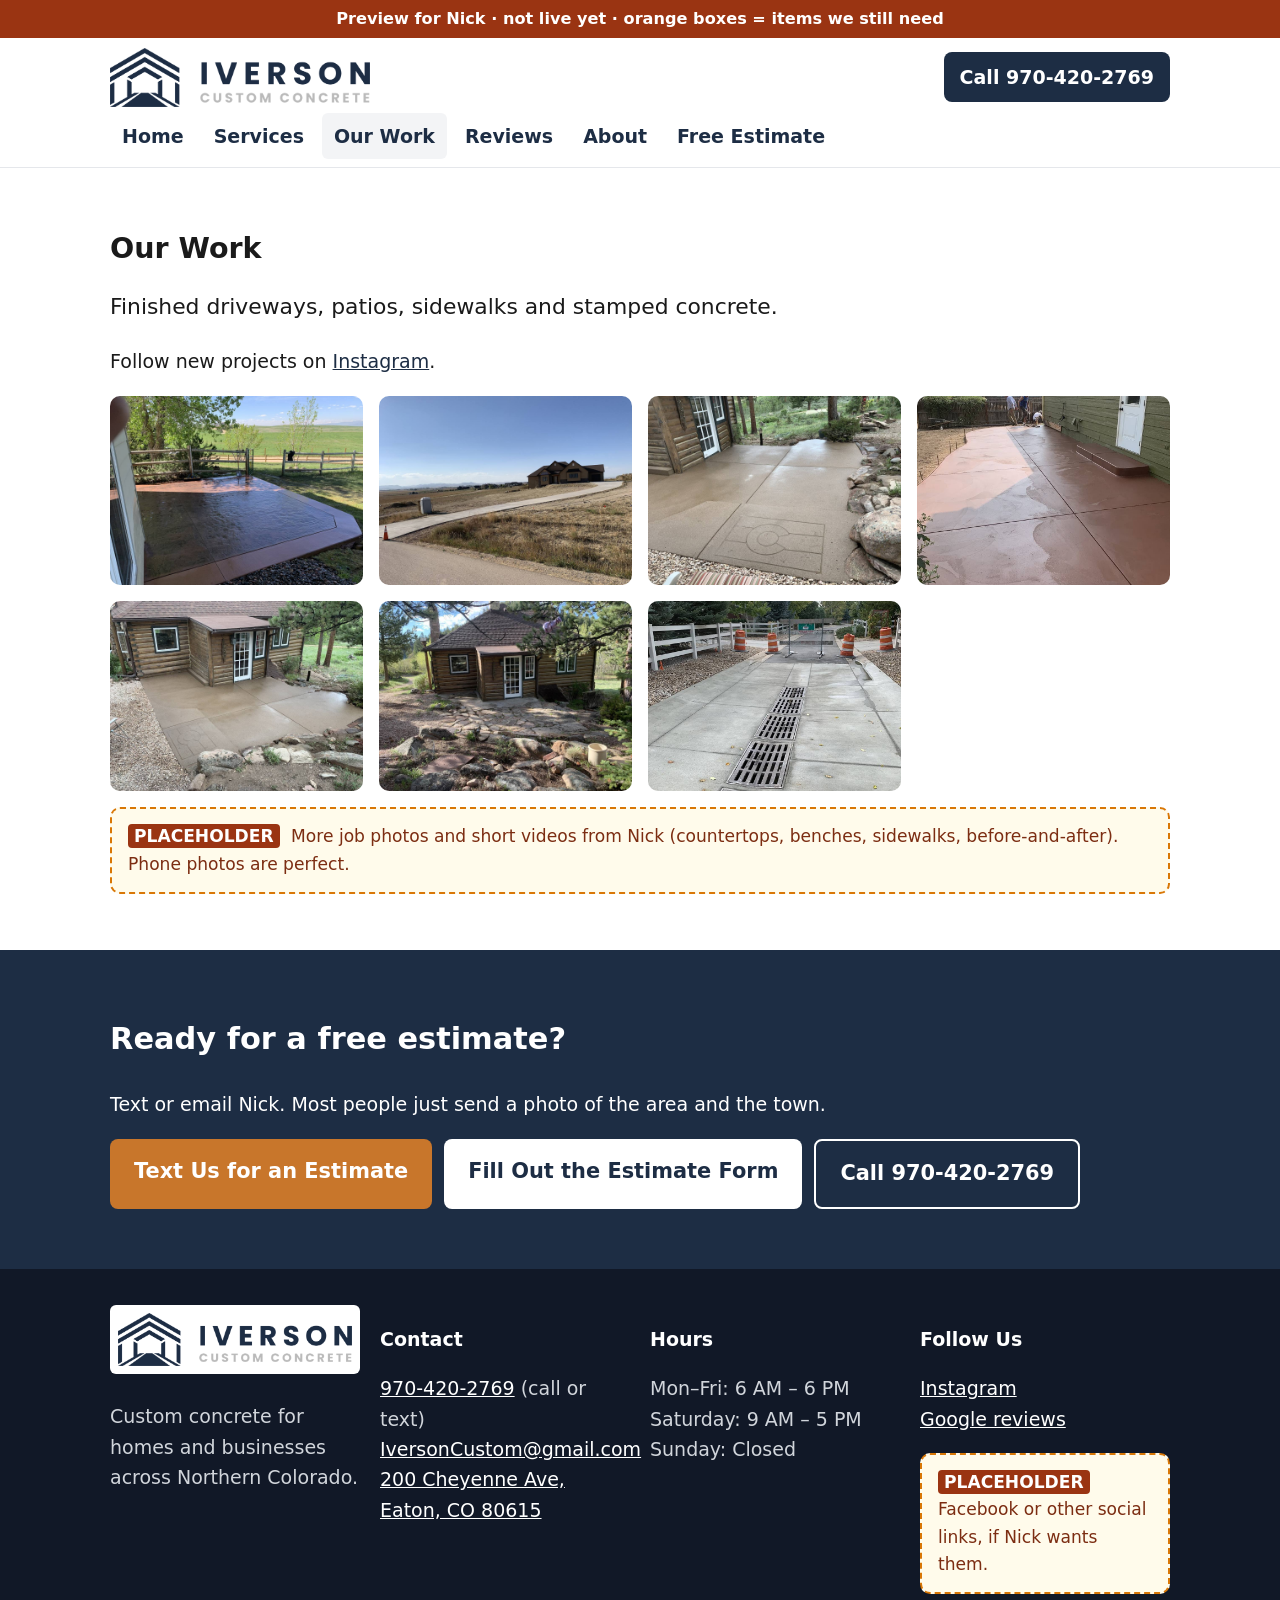
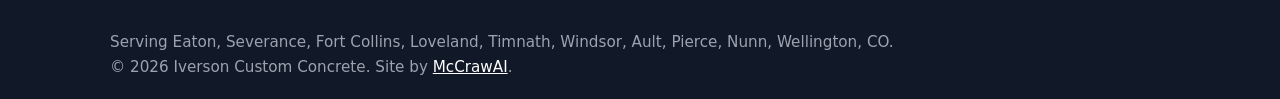
<file: gallery.html>
<!doctype html><html lang="en"><head><meta charset="utf-8"><meta name="viewport" content="width=device-width,initial-scale=1">
<title>Our Work | Concrete Project Photos | Iverson Custom Concrete</title><meta name="description" content="Photos of driveways, patios, sidewalks and stamped concrete by Iverson Custom Concrete in Eaton and Northern Colorado."><meta name="robots" content="noindex,nofollow"><link rel="canonical" href="https://iversonconcrete.com/gallery.html">
<meta property="og:site_name" content="Iverson Custom Concrete"><meta property="og:title" content="Our Work | Concrete Project Photos | Iverson Custom Concrete"><meta property="og:description" content="Photos of driveways, patios, sidewalks and stamped concrete by Iverson Custom Concrete in Eaton and Northern Colorado."><meta property="og:type" content="website"><meta property="og:url" content="https://iversonconcrete.com/gallery.html"><meta property="og:image" content="https://iversonconcrete.com/img/stamped-colored-patio.jpg"><meta name="twitter:card" content="summary_large_image">
<meta name="theme-color" content="#1d2d44"><link rel="icon" href="img/favicon.png"><link rel="apple-touch-icon" href="img/favicon.png"><link rel="preload" as="image" href="img/logo.png"><link rel="stylesheet" href="styles.css">
<script type="application/ld+json">{"@context":"https://schema.org","@graph":[{"@type":"HomeAndConstructionBusiness","@id":"https://iversonconcrete.com/#business","additionalType":"https://schema.org/GeneralContractor","name":"Iverson Custom Concrete","url":"https://iversonconcrete.com/","logo":"https://iversonconcrete.com/img/logo.png","image":["https://iversonconcrete.com/img/stamped-colored-patio.jpg","https://iversonconcrete.com/img/driveway-rural.jpg","https://iversonconcrete.com/img/logo.png"],"description":"Concrete contractor in Eaton, CO: driveways, sidewalks, patios, stamped and decorative concrete, commercial concrete, and solid surface countertops and benches across Northern Colorado.","telephone":"+19704202769","email":"IversonCustom@gmail.com","founder":{"@type":"Person","name":"Nick Iverson"},"address":{"@type":"PostalAddress","streetAddress":"200 Cheyenne Ave","addressLocality":"Eaton","addressRegion":"CO","postalCode":"80615","addressCountry":"US"},"geo":{"@type":"GeoCoordinates","latitude":40.52757,"longitude":-104.716219},"hasMap":"https://www.google.com/maps/search/?api=1&query=Iverson+Custom+Concrete+200+Cheyenne+Ave+Eaton+CO+80615","areaServed":[{"@type":"City","name":"Eaton, CO"},{"@type":"City","name":"Severance, CO"},{"@type":"City","name":"Fort Collins, CO"},{"@type":"City","name":"Loveland, CO"},{"@type":"City","name":"Timnath, CO"},{"@type":"City","name":"Windsor, CO"},{"@type":"City","name":"Ault, CO"},{"@type":"City","name":"Pierce, CO"},{"@type":"City","name":"Nunn, CO"},{"@type":"City","name":"Wellington, CO"}],"openingHoursSpecification":[{"@type":"OpeningHoursSpecification","dayOfWeek":["Monday","Tuesday","Wednesday","Thursday","Friday"],"opens":"06:00","closes":"18:00"},{"@type":"OpeningHoursSpecification","dayOfWeek":"Saturday","opens":"09:00","closes":"17:00"}],"sameAs":["https://www.instagram.com/iverson_custom_concrete/"],"hasOfferCatalog":{"@type":"OfferCatalog","name":"Concrete services","itemListElement":[{"@type":"Offer","itemOffered":{"@type":"Service","name":"Concrete Driveways","areaServed":"Northern Colorado"}},{"@type":"Offer","itemOffered":{"@type":"Service","name":"Sidewalks & Walkways","areaServed":"Northern Colorado"}},{"@type":"Offer","itemOffered":{"@type":"Service","name":"Stamped & Decorative Concrete","areaServed":"Northern Colorado"}},{"@type":"Offer","itemOffered":{"@type":"Service","name":"Patios","areaServed":"Northern Colorado"}},{"@type":"Offer","itemOffered":{"@type":"Service","name":"Commercial Concrete","areaServed":"Northern Colorado"}},{"@type":"Offer","itemOffered":{"@type":"Service","name":"Solid Surface Countertops & Benches","areaServed":"Northern Colorado"}}]}},{"@type":"WebPage","@id":"https://iversonconcrete.com/gallery.html","url":"https://iversonconcrete.com/gallery.html","name":"Our Work | Concrete Project Photos | Iverson Custom Concrete","about":{"@id":"https://iversonconcrete.com/#business"}},{"@type":"BreadcrumbList","itemListElement":[{"@type":"ListItem","position":1,"name":"Home","item":"https://iversonconcrete.com/"},{"@type":"ListItem","position":2,"name":"Our Work","item":"https://iversonconcrete.com/gallery.html"}]}]}</script></head><body><div class="preview-ribbon">Preview for Nick &middot; not live yet &middot; orange boxes = items we still need</div>
<a class="skip" href="#main">Skip to content</a>
<header class="top"><div class="wrap bar"><a href="index.html" class="brand"><img src="img/logo.png" alt="Iverson Custom Concrete" width="720" height="163"></a>
<a class="callbtn" href="tel:+19704202769">Call 970-420-2769</a></div>
<nav class="wrap nav" aria-label="Main"><a href="index.html">Home</a><a href="services.html">Services</a><a href="gallery.html" aria-current=page>Our Work</a><a href="reviews.html">Reviews</a><a href="about.html">About</a><a href="contact.html">Free Estimate</a></nav></header>
<main id="main"><section class="wrap sec"><h1>Our Work</h1><p class="lead">Finished driveways, patios, sidewalks and stamped concrete.</p><p>Follow new projects on <a href="https://www.instagram.com/iverson_custom_concrete/" rel="noopener" target="_blank">Instagram</a>.</p><div class="grid g3"><img class="ph-img" src="img/stamped-colored-patio.jpg" srcset="img/stamped-colored-patio-sm.jpg 600w, img/stamped-colored-patio.jpg 1200w" sizes="(max-width:700px) 100vw, 50vw" width="1200" height="900" alt="Stamped colored concrete patio with border" loading="lazy" decoding="async"><img class="ph-img" src="img/driveway-rural.jpg" srcset="img/driveway-rural-sm.jpg 600w, img/driveway-rural.jpg 1200w" sizes="(max-width:700px) 100vw, 50vw" width="1200" height="900" alt="New concrete driveway at a rural home" loading="lazy" decoding="async"><img class="ph-img" src="img/patio-colorado-c-inlay.jpg" srcset="img/patio-colorado-c-inlay-sm.jpg 600w, img/patio-colorado-c-inlay.jpg 1200w" sizes="(max-width:700px) 100vw, 50vw" width="1200" height="900" alt="Concrete patio with Colorado C inlay" loading="lazy" decoding="async"><img class="ph-img" src="img/colored-patio-side.jpg" srcset="img/colored-patio-side-sm.jpg 450w, img/colored-patio-side.jpg 900w" sizes="(max-width:700px) 100vw, 50vw" width="900" height="1200" alt="Colored concrete patio along a house" loading="lazy" decoding="async"><img class="ph-img" src="img/patio-cabin.jpg" srcset="img/patio-cabin-sm.jpg 600w, img/patio-cabin.jpg 1200w" sizes="(max-width:700px) 100vw, 50vw" width="1200" height="900" alt="Concrete patio beside a cabin" loading="lazy" decoding="async"><img class="ph-img" src="img/cabin-patio-wide.jpg" srcset="img/cabin-patio-wide-sm.jpg 600w, img/cabin-patio-wide.jpg 1200w" sizes="(max-width:700px) 100vw, 50vw" width="1200" height="900" alt="Finished patio and walk at a log cabin" loading="lazy" decoding="async"><img class="ph-img" src="img/commercial-walk-trench-drain.jpg" srcset="img/commercial-walk-trench-drain-sm.jpg 450w, img/commercial-walk-trench-drain.jpg 900w" sizes="(max-width:700px) 100vw, 50vw" width="900" height="1200" alt="Commercial walkway with trench drain" loading="lazy" decoding="async"></div><div class="ph" role="note"><strong>PLACEHOLDER</strong> More job photos and short videos from Nick (countertops, benches, sidewalks, before-and-after). Phone photos are perfect.</div></section></main>
<section class="cta-band"><div class="wrap"><h2>Ready for a free estimate?</h2><p>Text or email Nick. Most people just send a photo of the area and the town.</p>
<div class="btns"><a class="btn big" href="sms:+19704202769?&body=Hi%20Nick%2C%20I'd%20like%20a%20free%20concrete%20estimate.%20My%20town%3A%20%20Project%3A%20">Text Us for an Estimate</a><a class="btn big alt" href="contact.html#quote">Fill Out the Estimate Form</a><a class="btn big ghost" href="tel:+19704202769">Call 970-420-2769</a></div></div></section>
<footer class="foot"><div class="wrap cols"><div><img src="img/logo.png" alt="" width="720" height="163" class="flogo" loading="lazy"><p>Custom concrete for homes and businesses across Northern Colorado.</p></div>
<div><h3>Contact</h3><p><a href="tel:+19704202769">970-420-2769</a> (call or text)<br><a href="mailto:IversonCustom@gmail.com">IversonCustom@gmail.com</a><br><a href="https://www.google.com/maps/search/?api=1&query=Iverson+Custom+Concrete+200+Cheyenne+Ave+Eaton+CO+80615" rel="noopener" target="_blank">200 Cheyenne Ave, Eaton, CO 80615</a></p></div>
<div><h3>Hours</h3><p>Mon&ndash;Fri: 6 AM &ndash; 6 PM<br>Saturday: 9 AM &ndash; 5 PM<br>Sunday: Closed</p></div>
<div><h3>Follow Us</h3><p><a href="https://www.instagram.com/iverson_custom_concrete/" rel="noopener" target="_blank">Instagram</a><br><a href="https://www.google.com/maps/search/?api=1&query=Iverson+Custom+Concrete+200+Cheyenne+Ave+Eaton+CO+80615" rel="noopener" target="_blank">Google reviews</a></p><div class="ph" role="note"><strong>PLACEHOLDER</strong> Facebook or other social links, if Nick wants them.</div></div></div>
<div class="wrap small">Serving Eaton, Severance, Fort Collins, Loveland, Timnath, Windsor, Ault, Pierce, Nunn, Wellington, CO.<br>&copy; 2026 Iverson Custom Concrete. Site by <a href="https://mccrawai.com">McCrawAI</a>.</div></footer>
<nav class="sticky" aria-label="Quick contact"><a class="sticky-call" href="tel:+19704202769">&#9742; Call</a><a class="sticky-text" href="sms:+19704202769?&body=Hi%20Nick%2C%20I'd%20like%20a%20free%20concrete%20estimate.%20My%20town%3A%20%20Project%3A%20">&#9993; Text for Estimate</a></nav>

</body></html>
</file>
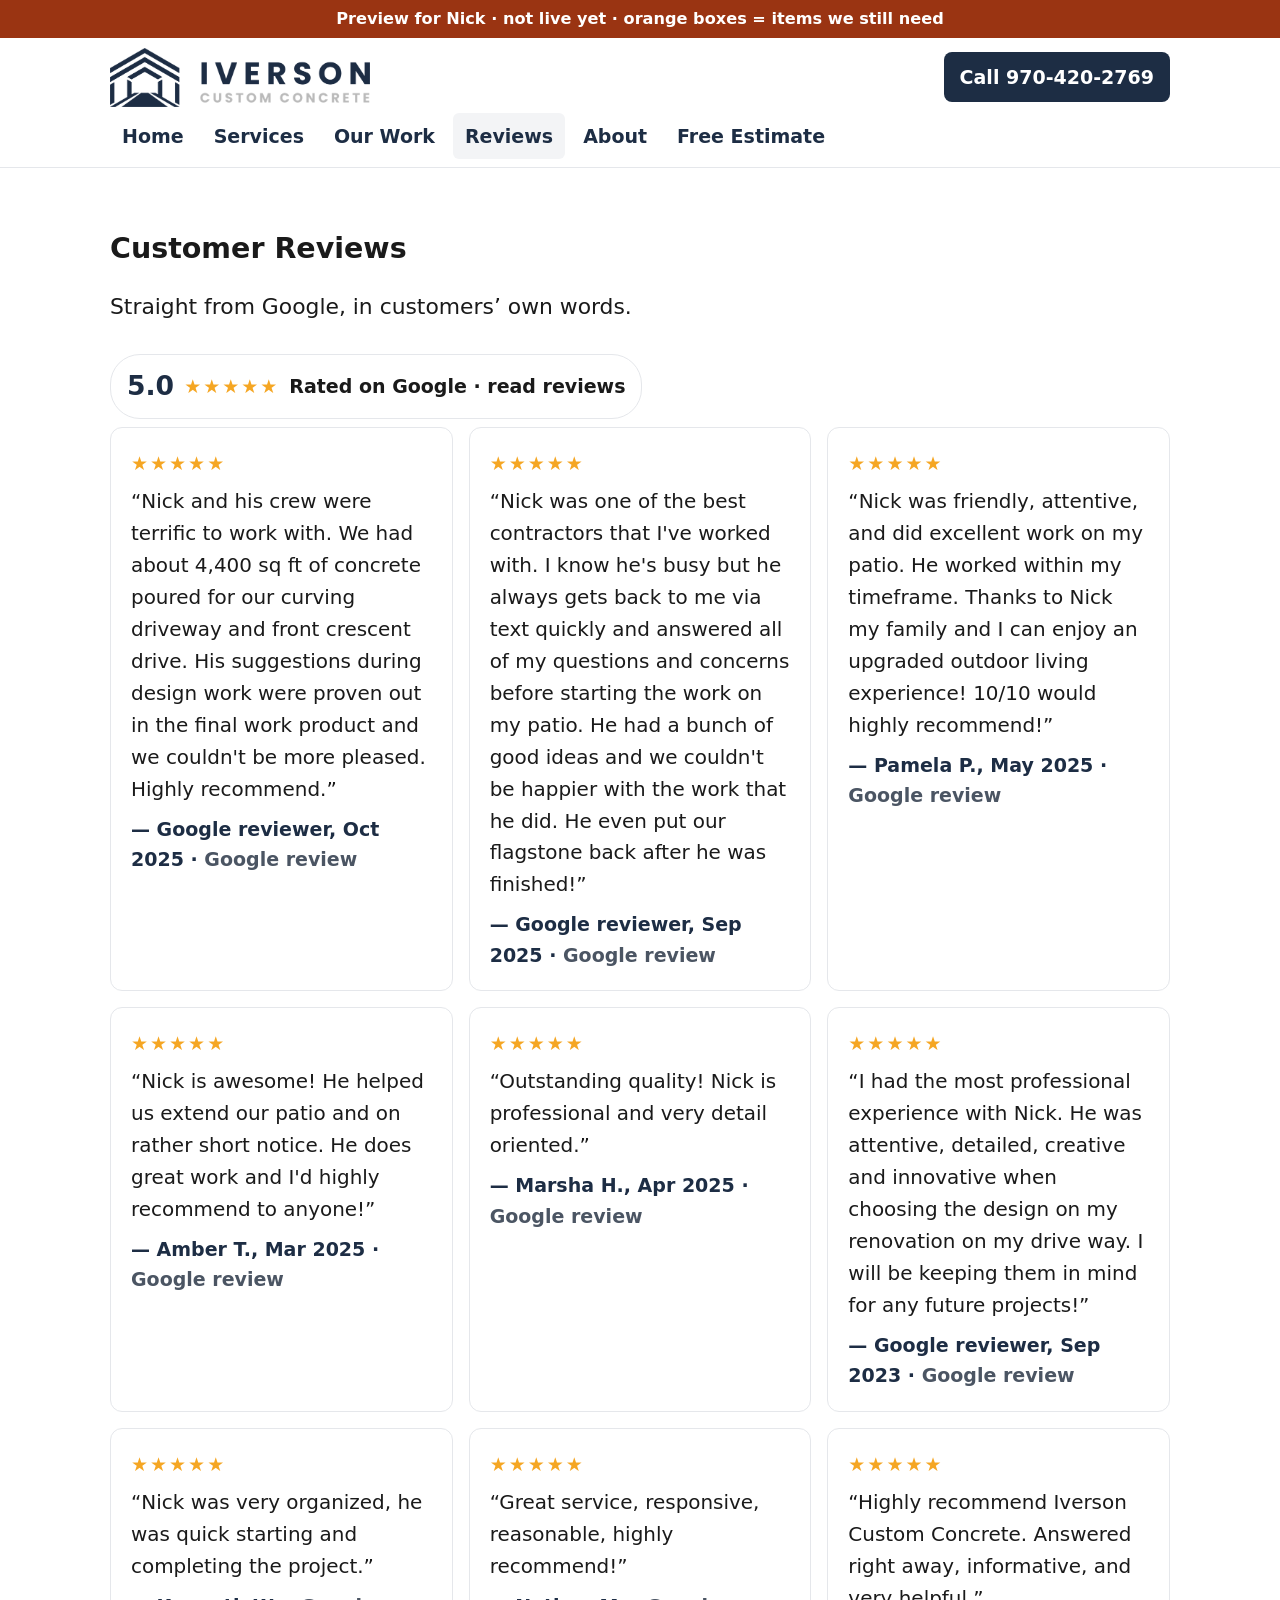
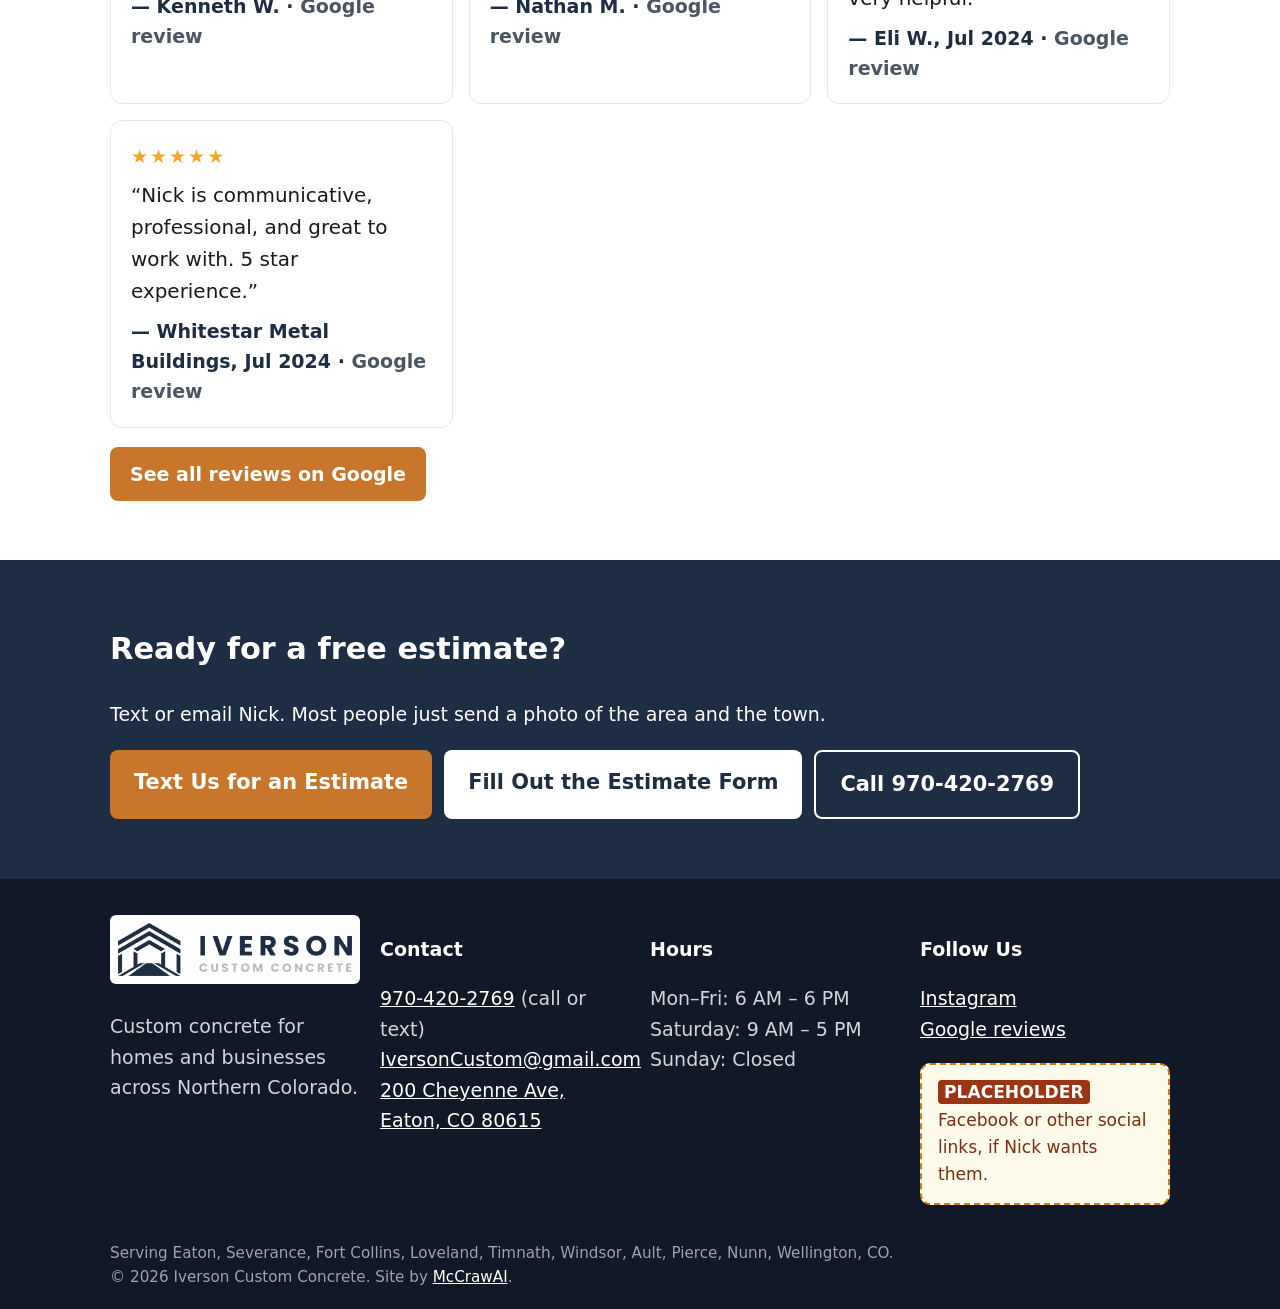
<file: reviews.html>
<!doctype html><html lang="en"><head><meta charset="utf-8"><meta name="viewport" content="width=device-width,initial-scale=1">
<title>Customer Reviews | 5.0 Stars on Google | Iverson Custom Concrete</title><meta name="description" content="Real Google reviews from Iverson Custom Concrete customers in Eaton and Northern Colorado."><meta name="robots" content="noindex,nofollow"><link rel="canonical" href="https://iversonconcrete.com/reviews.html">
<meta property="og:site_name" content="Iverson Custom Concrete"><meta property="og:title" content="Customer Reviews | 5.0 Stars on Google | Iverson Custom Concrete"><meta property="og:description" content="Real Google reviews from Iverson Custom Concrete customers in Eaton and Northern Colorado."><meta property="og:type" content="website"><meta property="og:url" content="https://iversonconcrete.com/reviews.html"><meta property="og:image" content="https://iversonconcrete.com/img/stamped-colored-patio.jpg"><meta name="twitter:card" content="summary_large_image">
<meta name="theme-color" content="#1d2d44"><link rel="icon" href="img/favicon.png"><link rel="apple-touch-icon" href="img/favicon.png"><link rel="preload" as="image" href="img/logo.png"><link rel="stylesheet" href="styles.css">
<script type="application/ld+json">{"@context":"https://schema.org","@graph":[{"@type":"HomeAndConstructionBusiness","@id":"https://iversonconcrete.com/#business","additionalType":"https://schema.org/GeneralContractor","name":"Iverson Custom Concrete","url":"https://iversonconcrete.com/","logo":"https://iversonconcrete.com/img/logo.png","image":["https://iversonconcrete.com/img/stamped-colored-patio.jpg","https://iversonconcrete.com/img/driveway-rural.jpg","https://iversonconcrete.com/img/logo.png"],"description":"Concrete contractor in Eaton, CO: driveways, sidewalks, patios, stamped and decorative concrete, commercial concrete, and solid surface countertops and benches across Northern Colorado.","telephone":"+19704202769","email":"IversonCustom@gmail.com","founder":{"@type":"Person","name":"Nick Iverson"},"address":{"@type":"PostalAddress","streetAddress":"200 Cheyenne Ave","addressLocality":"Eaton","addressRegion":"CO","postalCode":"80615","addressCountry":"US"},"geo":{"@type":"GeoCoordinates","latitude":40.52757,"longitude":-104.716219},"hasMap":"https://www.google.com/maps/search/?api=1&query=Iverson+Custom+Concrete+200+Cheyenne+Ave+Eaton+CO+80615","areaServed":[{"@type":"City","name":"Eaton, CO"},{"@type":"City","name":"Severance, CO"},{"@type":"City","name":"Fort Collins, CO"},{"@type":"City","name":"Loveland, CO"},{"@type":"City","name":"Timnath, CO"},{"@type":"City","name":"Windsor, CO"},{"@type":"City","name":"Ault, CO"},{"@type":"City","name":"Pierce, CO"},{"@type":"City","name":"Nunn, CO"},{"@type":"City","name":"Wellington, CO"}],"openingHoursSpecification":[{"@type":"OpeningHoursSpecification","dayOfWeek":["Monday","Tuesday","Wednesday","Thursday","Friday"],"opens":"06:00","closes":"18:00"},{"@type":"OpeningHoursSpecification","dayOfWeek":"Saturday","opens":"09:00","closes":"17:00"}],"sameAs":["https://www.instagram.com/iverson_custom_concrete/"],"hasOfferCatalog":{"@type":"OfferCatalog","name":"Concrete services","itemListElement":[{"@type":"Offer","itemOffered":{"@type":"Service","name":"Concrete Driveways","areaServed":"Northern Colorado"}},{"@type":"Offer","itemOffered":{"@type":"Service","name":"Sidewalks & Walkways","areaServed":"Northern Colorado"}},{"@type":"Offer","itemOffered":{"@type":"Service","name":"Stamped & Decorative Concrete","areaServed":"Northern Colorado"}},{"@type":"Offer","itemOffered":{"@type":"Service","name":"Patios","areaServed":"Northern Colorado"}},{"@type":"Offer","itemOffered":{"@type":"Service","name":"Commercial Concrete","areaServed":"Northern Colorado"}},{"@type":"Offer","itemOffered":{"@type":"Service","name":"Solid Surface Countertops & Benches","areaServed":"Northern Colorado"}}]}},{"@type":"WebPage","@id":"https://iversonconcrete.com/reviews.html","url":"https://iversonconcrete.com/reviews.html","name":"Customer Reviews | 5.0 Stars on Google | Iverson Custom Concrete","about":{"@id":"https://iversonconcrete.com/#business"}},{"@type":"BreadcrumbList","itemListElement":[{"@type":"ListItem","position":1,"name":"Home","item":"https://iversonconcrete.com/"},{"@type":"ListItem","position":2,"name":"Reviews","item":"https://iversonconcrete.com/reviews.html"}]}]}</script></head><body><div class="preview-ribbon">Preview for Nick &middot; not live yet &middot; orange boxes = items we still need</div>
<a class="skip" href="#main">Skip to content</a>
<header class="top"><div class="wrap bar"><a href="index.html" class="brand"><img src="img/logo.png" alt="Iverson Custom Concrete" width="720" height="163"></a>
<a class="callbtn" href="tel:+19704202769">Call 970-420-2769</a></div>
<nav class="wrap nav" aria-label="Main"><a href="index.html">Home</a><a href="services.html">Services</a><a href="gallery.html">Our Work</a><a href="reviews.html" aria-current=page>Reviews</a><a href="about.html">About</a><a href="contact.html">Free Estimate</a></nav></header>
<main id="main"><section class="wrap sec"><h1>Customer Reviews</h1><p class="lead">Straight from Google, in customers&rsquo; own words.</p><a class="badge" href="https://www.google.com/maps/search/?api=1&query=Iverson+Custom+Concrete+200+Cheyenne+Ave+Eaton+CO+80615" rel="noopener" target="_blank"><span class="big5">5.0</span> <span class="stars" aria-hidden="true">&#9733;&#9733;&#9733;&#9733;&#9733;</span> <span>Rated on Google &middot; read reviews</span></a><div class="grid"><figure class="rev"><div class="stars" role="img" aria-label="5 out of 5 stars">&#9733;&#9733;&#9733;&#9733;&#9733;</div><blockquote>&ldquo;Nick and his crew were terrific to work with. We had about 4,400 sq ft of concrete poured for our curving driveway and front crescent drive. His suggestions during design work were proven out in the final work product and we couldn&#x27;t be more pleased. Highly recommend.&rdquo;</blockquote><figcaption>&mdash; Google reviewer, Oct 2025 &middot; <span class="g">Google review</span></figcaption></figure><figure class="rev"><div class="stars" role="img" aria-label="5 out of 5 stars">&#9733;&#9733;&#9733;&#9733;&#9733;</div><blockquote>&ldquo;Nick was one of the best contractors that I&#x27;ve worked with. I know he&#x27;s busy but he always gets back to me via text quickly and answered all of my questions and concerns before starting the work on my patio. He had a bunch of good ideas and we couldn&#x27;t be happier with the work that he did. He even put our flagstone back after he was finished!&rdquo;</blockquote><figcaption>&mdash; Google reviewer, Sep 2025 &middot; <span class="g">Google review</span></figcaption></figure><figure class="rev"><div class="stars" role="img" aria-label="5 out of 5 stars">&#9733;&#9733;&#9733;&#9733;&#9733;</div><blockquote>&ldquo;Nick was friendly, attentive, and did excellent work on my patio. He worked within my timeframe. Thanks to Nick my family and I can enjoy an upgraded outdoor living experience! 10/10 would highly recommend!&rdquo;</blockquote><figcaption>&mdash; Pamela P., May 2025 &middot; <span class="g">Google review</span></figcaption></figure><figure class="rev"><div class="stars" role="img" aria-label="5 out of 5 stars">&#9733;&#9733;&#9733;&#9733;&#9733;</div><blockquote>&ldquo;Nick is awesome! He helped us extend our patio and on rather short notice. He does great work and I&#x27;d highly recommend to anyone!&rdquo;</blockquote><figcaption>&mdash; Amber T., Mar 2025 &middot; <span class="g">Google review</span></figcaption></figure><figure class="rev"><div class="stars" role="img" aria-label="5 out of 5 stars">&#9733;&#9733;&#9733;&#9733;&#9733;</div><blockquote>&ldquo;Outstanding quality! Nick is professional and very detail oriented.&rdquo;</blockquote><figcaption>&mdash; Marsha H., Apr 2025 &middot; <span class="g">Google review</span></figcaption></figure><figure class="rev"><div class="stars" role="img" aria-label="5 out of 5 stars">&#9733;&#9733;&#9733;&#9733;&#9733;</div><blockquote>&ldquo;I had the most professional experience with Nick. He was attentive, detailed, creative and innovative when choosing the design on my renovation on my drive way. I will be keeping them in mind for any future projects!&rdquo;</blockquote><figcaption>&mdash; Google reviewer, Sep 2023 &middot; <span class="g">Google review</span></figcaption></figure><figure class="rev"><div class="stars" role="img" aria-label="5 out of 5 stars">&#9733;&#9733;&#9733;&#9733;&#9733;</div><blockquote>&ldquo;Nick was very organized, he was quick starting and completing the project.&rdquo;</blockquote><figcaption>&mdash; Kenneth W. &middot; <span class="g">Google review</span></figcaption></figure><figure class="rev"><div class="stars" role="img" aria-label="5 out of 5 stars">&#9733;&#9733;&#9733;&#9733;&#9733;</div><blockquote>&ldquo;Great service, responsive, reasonable, highly recommend!&rdquo;</blockquote><figcaption>&mdash; Nathan M. &middot; <span class="g">Google review</span></figcaption></figure><figure class="rev"><div class="stars" role="img" aria-label="5 out of 5 stars">&#9733;&#9733;&#9733;&#9733;&#9733;</div><blockquote>&ldquo;Highly recommend Iverson Custom Concrete. Answered right away, informative, and very helpful.&rdquo;</blockquote><figcaption>&mdash; Eli W., Jul 2024 &middot; <span class="g">Google review</span></figcaption></figure><figure class="rev"><div class="stars" role="img" aria-label="5 out of 5 stars">&#9733;&#9733;&#9733;&#9733;&#9733;</div><blockquote>&ldquo;Nick is communicative, professional, and great to work with. 5 star experience.&rdquo;</blockquote><figcaption>&mdash; Whitestar Metal Buildings, Jul 2024 &middot; <span class="g">Google review</span></figcaption></figure></div><p><a class="btn" href="https://www.google.com/maps/search/?api=1&query=Iverson+Custom+Concrete+200+Cheyenne+Ave+Eaton+CO+80615" rel="noopener" target="_blank">See all reviews on Google</a></p></section></main>
<section class="cta-band"><div class="wrap"><h2>Ready for a free estimate?</h2><p>Text or email Nick. Most people just send a photo of the area and the town.</p>
<div class="btns"><a class="btn big" href="sms:+19704202769?&body=Hi%20Nick%2C%20I'd%20like%20a%20free%20concrete%20estimate.%20My%20town%3A%20%20Project%3A%20">Text Us for an Estimate</a><a class="btn big alt" href="contact.html#quote">Fill Out the Estimate Form</a><a class="btn big ghost" href="tel:+19704202769">Call 970-420-2769</a></div></div></section>
<footer class="foot"><div class="wrap cols"><div><img src="img/logo.png" alt="" width="720" height="163" class="flogo" loading="lazy"><p>Custom concrete for homes and businesses across Northern Colorado.</p></div>
<div><h3>Contact</h3><p><a href="tel:+19704202769">970-420-2769</a> (call or text)<br><a href="mailto:IversonCustom@gmail.com">IversonCustom@gmail.com</a><br><a href="https://www.google.com/maps/search/?api=1&query=Iverson+Custom+Concrete+200+Cheyenne+Ave+Eaton+CO+80615" rel="noopener" target="_blank">200 Cheyenne Ave, Eaton, CO 80615</a></p></div>
<div><h3>Hours</h3><p>Mon&ndash;Fri: 6 AM &ndash; 6 PM<br>Saturday: 9 AM &ndash; 5 PM<br>Sunday: Closed</p></div>
<div><h3>Follow Us</h3><p><a href="https://www.instagram.com/iverson_custom_concrete/" rel="noopener" target="_blank">Instagram</a><br><a href="https://www.google.com/maps/search/?api=1&query=Iverson+Custom+Concrete+200+Cheyenne+Ave+Eaton+CO+80615" rel="noopener" target="_blank">Google reviews</a></p><div class="ph" role="note"><strong>PLACEHOLDER</strong> Facebook or other social links, if Nick wants them.</div></div></div>
<div class="wrap small">Serving Eaton, Severance, Fort Collins, Loveland, Timnath, Windsor, Ault, Pierce, Nunn, Wellington, CO.<br>&copy; 2026 Iverson Custom Concrete. Site by <a href="https://mccrawai.com">McCrawAI</a>.</div></footer>
<nav class="sticky" aria-label="Quick contact"><a class="sticky-call" href="tel:+19704202769">&#9742; Call</a><a class="sticky-text" href="sms:+19704202769?&body=Hi%20Nick%2C%20I'd%20like%20a%20free%20concrete%20estimate.%20My%20town%3A%20%20Project%3A%20">&#9993; Text for Estimate</a></nav>

</body></html>
</file>
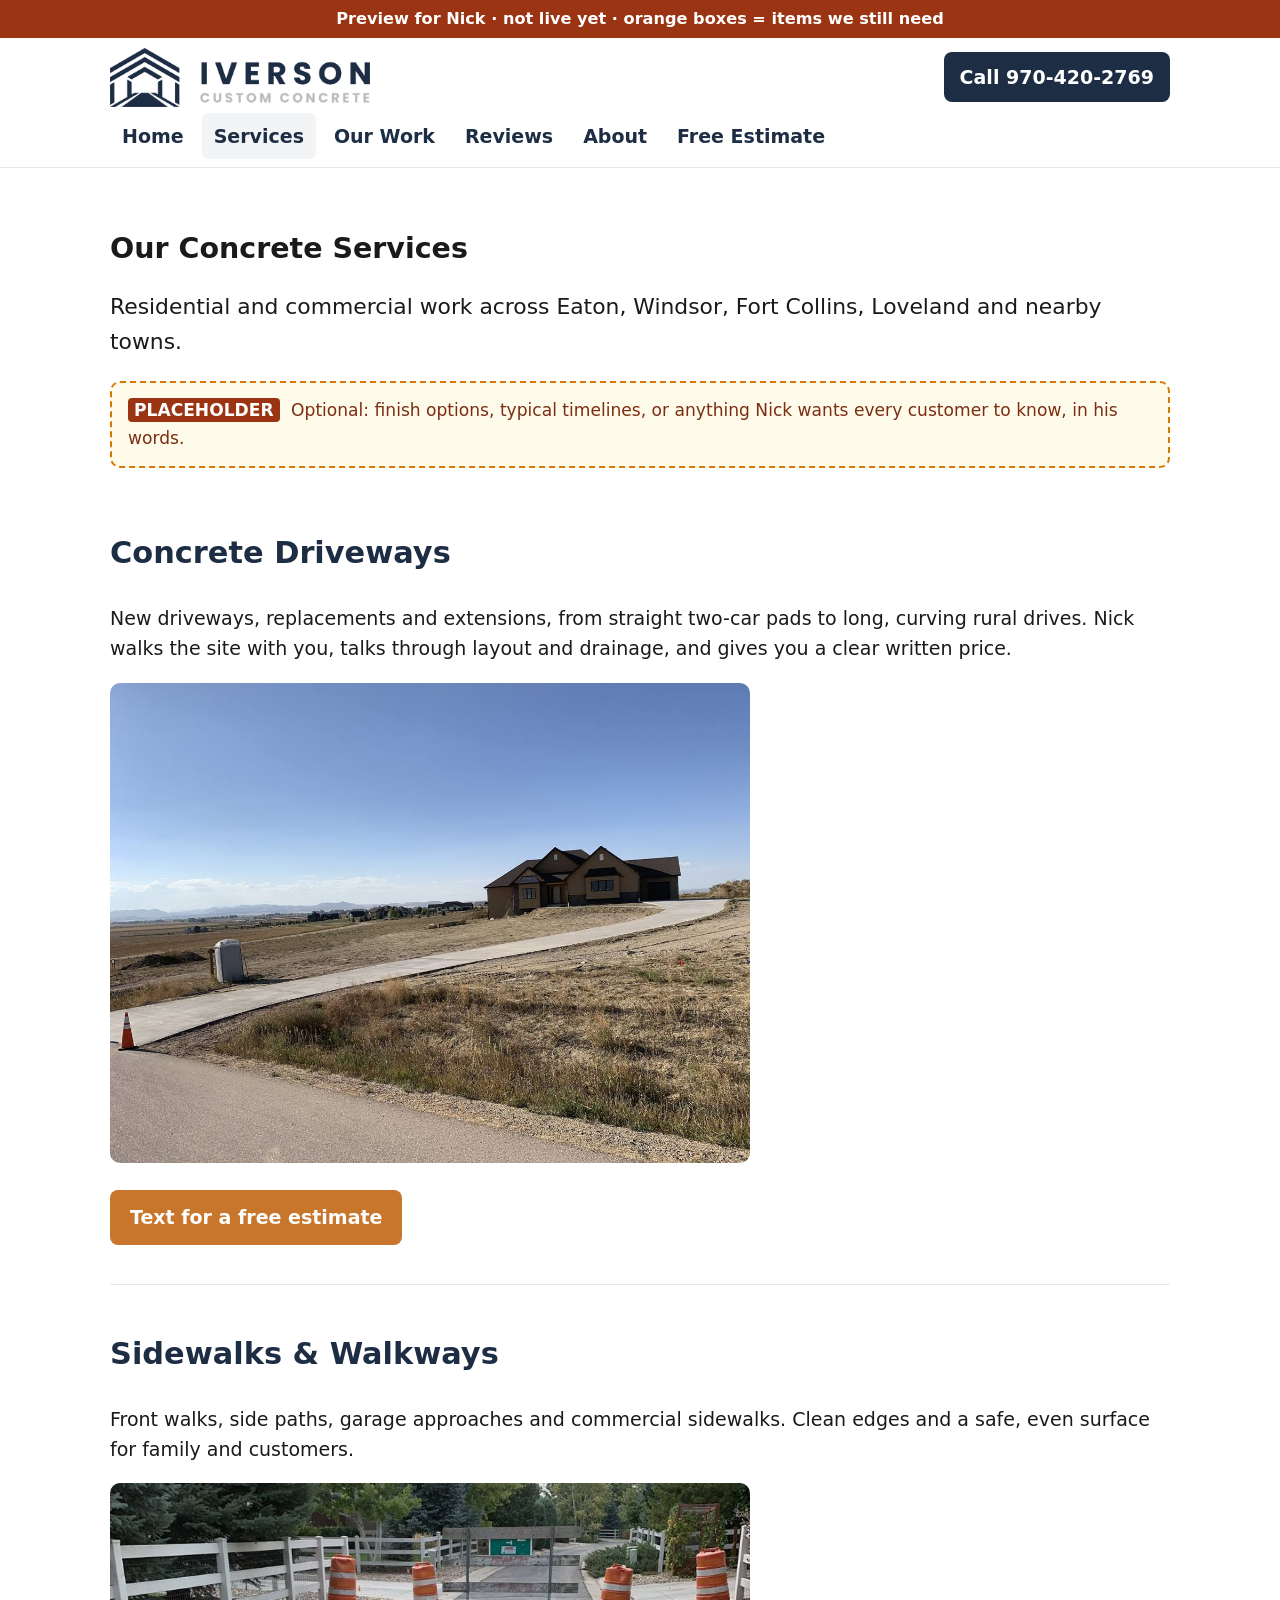
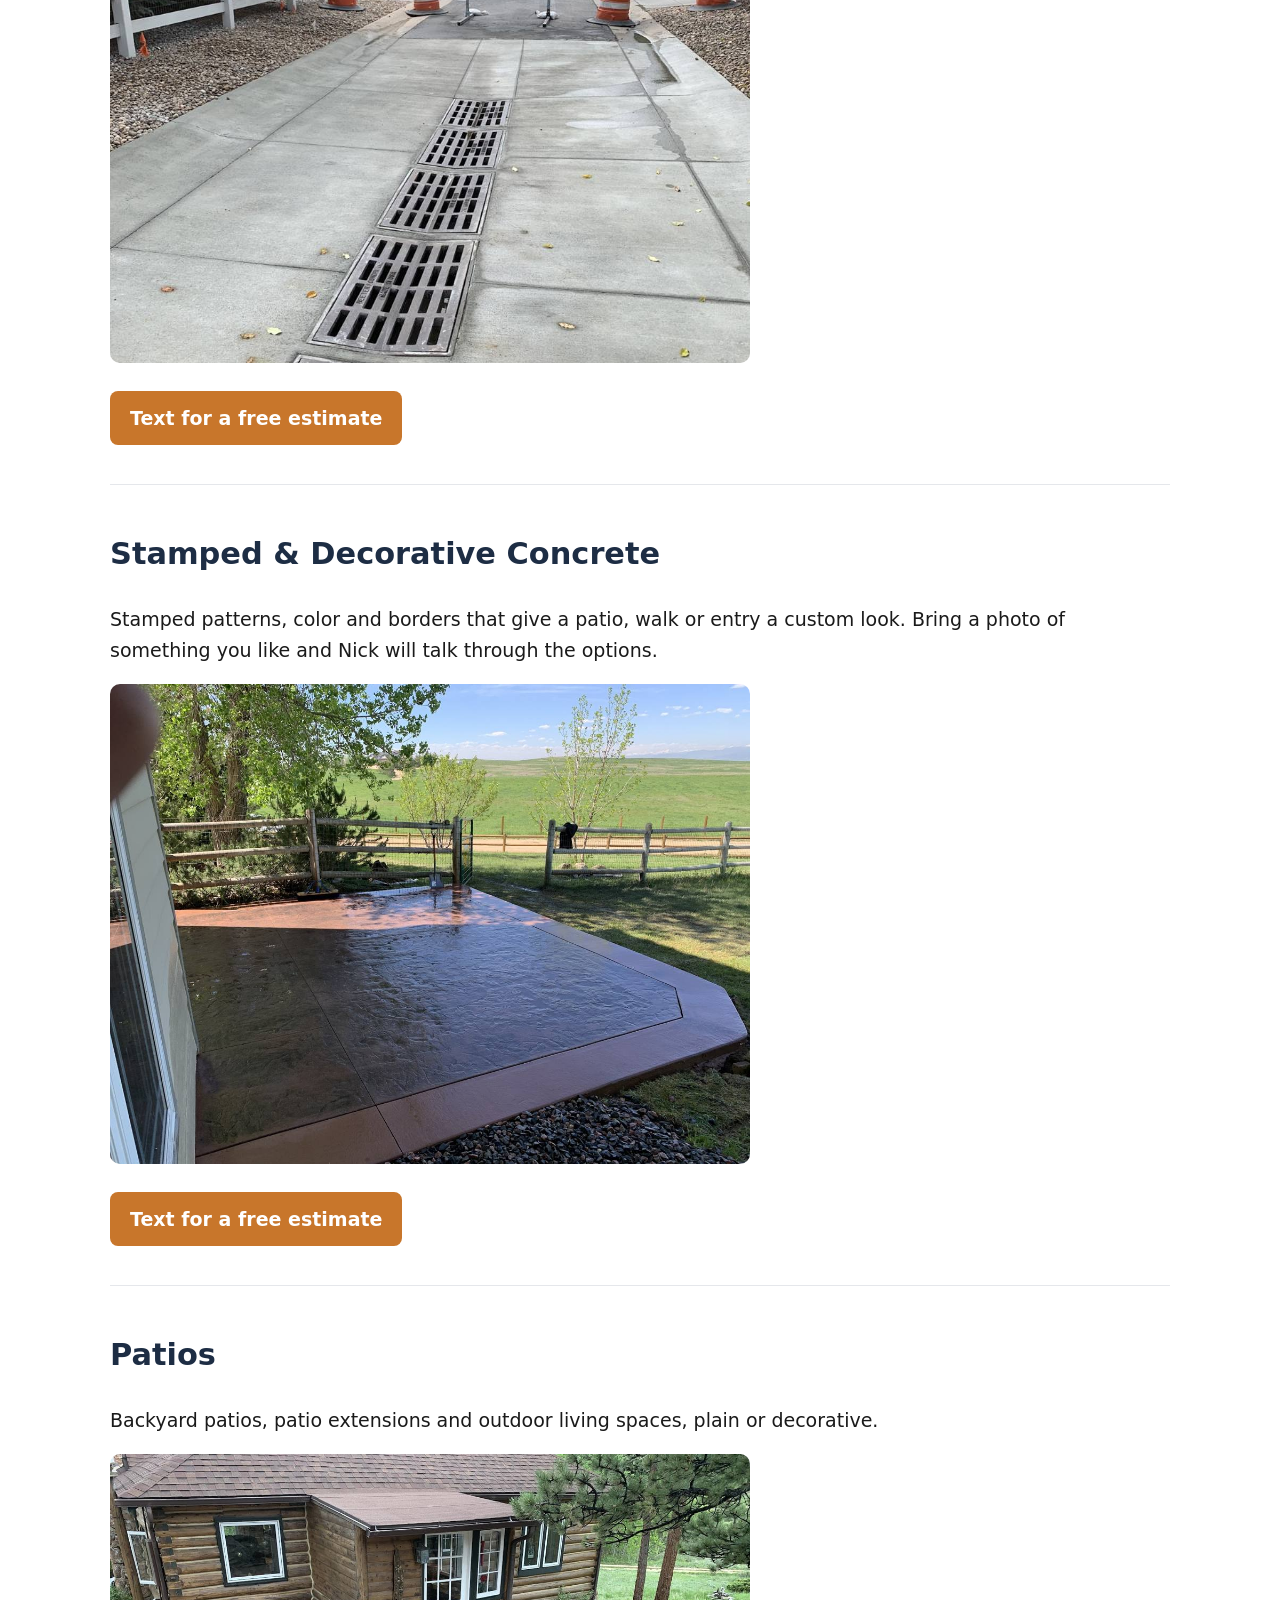
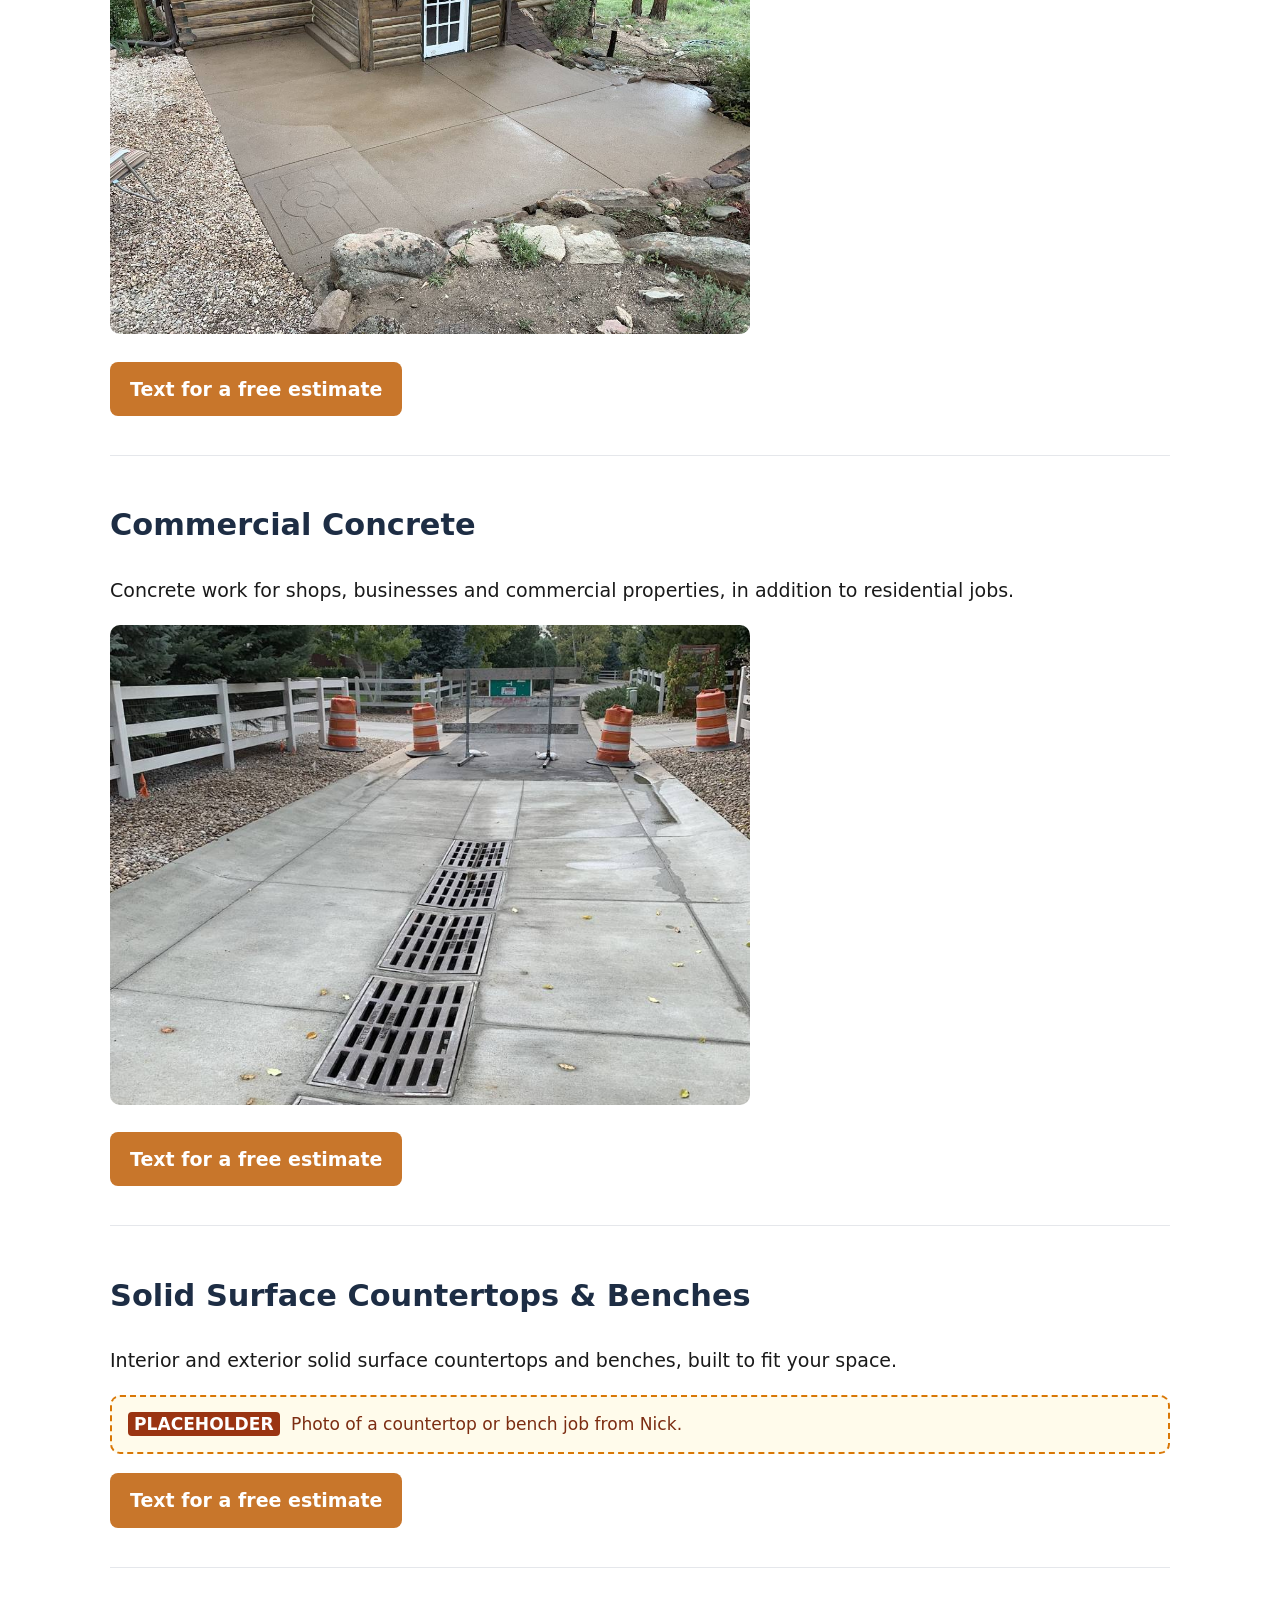
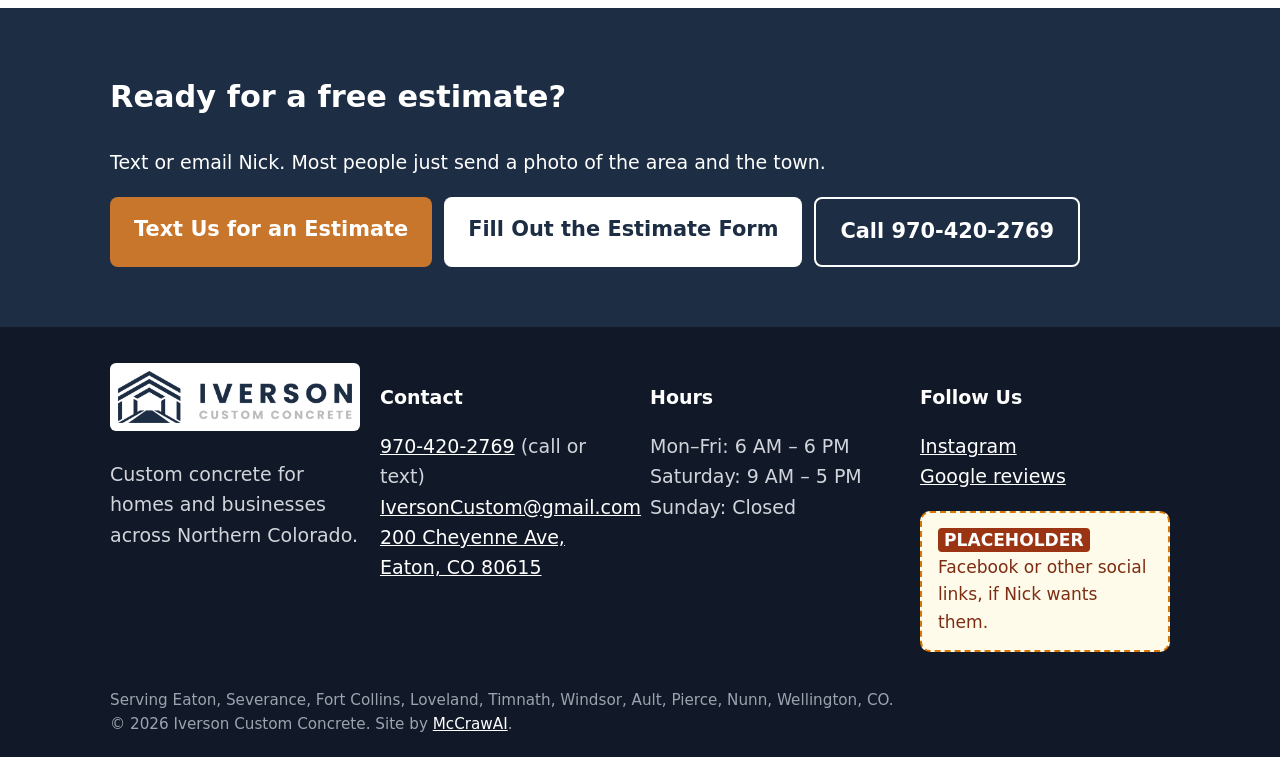
<file: services.html>
<!doctype html><html lang="en"><head><meta charset="utf-8"><meta name="viewport" content="width=device-width,initial-scale=1">
<title>Concrete Services in Eaton, CO | Iverson Custom Concrete</title><meta name="description" content="Concrete driveways, sidewalks, stamped and decorative concrete, patios, commercial concrete and solid surface countertops and benches in Eaton and Northern Colorado."><meta name="robots" content="noindex,nofollow"><link rel="canonical" href="https://iversonconcrete.com/services.html">
<meta property="og:site_name" content="Iverson Custom Concrete"><meta property="og:title" content="Concrete Services in Eaton, CO | Iverson Custom Concrete"><meta property="og:description" content="Concrete driveways, sidewalks, stamped and decorative concrete, patios, commercial concrete and solid surface countertops and benches in Eaton and Northern Colorado."><meta property="og:type" content="website"><meta property="og:url" content="https://iversonconcrete.com/services.html"><meta property="og:image" content="https://iversonconcrete.com/img/stamped-colored-patio.jpg"><meta name="twitter:card" content="summary_large_image">
<meta name="theme-color" content="#1d2d44"><link rel="icon" href="img/favicon.png"><link rel="apple-touch-icon" href="img/favicon.png"><link rel="preload" as="image" href="img/logo.png"><link rel="stylesheet" href="styles.css">
<script type="application/ld+json">{"@context":"https://schema.org","@graph":[{"@type":"HomeAndConstructionBusiness","@id":"https://iversonconcrete.com/#business","additionalType":"https://schema.org/GeneralContractor","name":"Iverson Custom Concrete","url":"https://iversonconcrete.com/","logo":"https://iversonconcrete.com/img/logo.png","image":["https://iversonconcrete.com/img/stamped-colored-patio.jpg","https://iversonconcrete.com/img/driveway-rural.jpg","https://iversonconcrete.com/img/logo.png"],"description":"Concrete contractor in Eaton, CO: driveways, sidewalks, patios, stamped and decorative concrete, commercial concrete, and solid surface countertops and benches across Northern Colorado.","telephone":"+19704202769","email":"IversonCustom@gmail.com","founder":{"@type":"Person","name":"Nick Iverson"},"address":{"@type":"PostalAddress","streetAddress":"200 Cheyenne Ave","addressLocality":"Eaton","addressRegion":"CO","postalCode":"80615","addressCountry":"US"},"geo":{"@type":"GeoCoordinates","latitude":40.52757,"longitude":-104.716219},"hasMap":"https://www.google.com/maps/search/?api=1&query=Iverson+Custom+Concrete+200+Cheyenne+Ave+Eaton+CO+80615","areaServed":[{"@type":"City","name":"Eaton, CO"},{"@type":"City","name":"Severance, CO"},{"@type":"City","name":"Fort Collins, CO"},{"@type":"City","name":"Loveland, CO"},{"@type":"City","name":"Timnath, CO"},{"@type":"City","name":"Windsor, CO"},{"@type":"City","name":"Ault, CO"},{"@type":"City","name":"Pierce, CO"},{"@type":"City","name":"Nunn, CO"},{"@type":"City","name":"Wellington, CO"}],"openingHoursSpecification":[{"@type":"OpeningHoursSpecification","dayOfWeek":["Monday","Tuesday","Wednesday","Thursday","Friday"],"opens":"06:00","closes":"18:00"},{"@type":"OpeningHoursSpecification","dayOfWeek":"Saturday","opens":"09:00","closes":"17:00"}],"sameAs":["https://www.instagram.com/iverson_custom_concrete/"],"hasOfferCatalog":{"@type":"OfferCatalog","name":"Concrete services","itemListElement":[{"@type":"Offer","itemOffered":{"@type":"Service","name":"Concrete Driveways","areaServed":"Northern Colorado"}},{"@type":"Offer","itemOffered":{"@type":"Service","name":"Sidewalks & Walkways","areaServed":"Northern Colorado"}},{"@type":"Offer","itemOffered":{"@type":"Service","name":"Stamped & Decorative Concrete","areaServed":"Northern Colorado"}},{"@type":"Offer","itemOffered":{"@type":"Service","name":"Patios","areaServed":"Northern Colorado"}},{"@type":"Offer","itemOffered":{"@type":"Service","name":"Commercial Concrete","areaServed":"Northern Colorado"}},{"@type":"Offer","itemOffered":{"@type":"Service","name":"Solid Surface Countertops & Benches","areaServed":"Northern Colorado"}}]}},{"@type":"WebPage","@id":"https://iversonconcrete.com/services.html","url":"https://iversonconcrete.com/services.html","name":"Concrete Services in Eaton, CO | Iverson Custom Concrete","about":{"@id":"https://iversonconcrete.com/#business"}},{"@type":"BreadcrumbList","itemListElement":[{"@type":"ListItem","position":1,"name":"Home","item":"https://iversonconcrete.com/"},{"@type":"ListItem","position":2,"name":"Services","item":"https://iversonconcrete.com/services.html"}]}]}</script></head><body><div class="preview-ribbon">Preview for Nick &middot; not live yet &middot; orange boxes = items we still need</div>
<a class="skip" href="#main">Skip to content</a>
<header class="top"><div class="wrap bar"><a href="index.html" class="brand"><img src="img/logo.png" alt="Iverson Custom Concrete" width="720" height="163"></a>
<a class="callbtn" href="tel:+19704202769">Call 970-420-2769</a></div>
<nav class="wrap nav" aria-label="Main"><a href="index.html">Home</a><a href="services.html" aria-current=page>Services</a><a href="gallery.html">Our Work</a><a href="reviews.html">Reviews</a><a href="about.html">About</a><a href="contact.html">Free Estimate</a></nav></header>
<main id="main"><section class="wrap sec"><h1>Our Concrete Services</h1><p class="lead">Residential and commercial work across Eaton, Windsor, Fort Collins, Loveland and nearby towns.</p><div class="ph" role="note"><strong>PLACEHOLDER</strong> Optional: finish options, typical timelines, or anything Nick wants every customer to know, in his words.</div><article id="driveways" class="svc"><h2>Concrete Driveways</h2><p>New driveways, replacements and extensions, from straight two-car pads to long, curving rural drives. Nick walks the site with you, talks through layout and drainage, and gives you a clear written price.</p><img class="svcimg" src="img/driveway-rural.jpg" srcset="img/driveway-rural-sm.jpg 600w, img/driveway-rural.jpg 1200w" sizes="(max-width:700px) 100vw, 50vw" width="1200" height="900" alt="New concrete driveway at a rural home in Northern Colorado" loading="lazy" decoding="async"><p><a class="btn" href="sms:+19704202769?&body=Hi%20Nick%2C%20I'd%20like%20a%20free%20concrete%20estimate.%20My%20town%3A%20%20Project%3A%20">Text for a free estimate</a></p></article><article id="sidewalks" class="svc"><h2>Sidewalks &amp; Walkways</h2><p>Front walks, side paths, garage approaches and commercial sidewalks. Clean edges and a safe, even surface for family and customers.</p><img class="svcimg" src="img/commercial-walk-trench-drain.jpg" srcset="img/commercial-walk-trench-drain-sm.jpg 450w, img/commercial-walk-trench-drain.jpg 900w" sizes="(max-width:700px) 100vw, 50vw" width="900" height="1200" alt="Commercial concrete walkway with trench drain" loading="lazy" decoding="async"><p><a class="btn" href="sms:+19704202769?&body=Hi%20Nick%2C%20I'd%20like%20a%20free%20concrete%20estimate.%20My%20town%3A%20%20Project%3A%20">Text for a free estimate</a></p></article><article id="stamped" class="svc"><h2>Stamped &amp; Decorative Concrete</h2><p>Stamped patterns, color and borders that give a patio, walk or entry a custom look. Bring a photo of something you like and Nick will talk through the options.</p><img class="svcimg" src="img/stamped-colored-patio.jpg" srcset="img/stamped-colored-patio-sm.jpg 600w, img/stamped-colored-patio.jpg 1200w" sizes="(max-width:700px) 100vw, 50vw" width="1200" height="900" alt="Stamped colored concrete patio with border" loading="lazy" decoding="async"><p><a class="btn" href="sms:+19704202769?&body=Hi%20Nick%2C%20I'd%20like%20a%20free%20concrete%20estimate.%20My%20town%3A%20%20Project%3A%20">Text for a free estimate</a></p></article><article id="patios" class="svc"><h2>Patios</h2><p>Backyard patios, patio extensions and outdoor living spaces, plain or decorative.</p><img class="svcimg" src="img/patio-cabin.jpg" srcset="img/patio-cabin-sm.jpg 600w, img/patio-cabin.jpg 1200w" sizes="(max-width:700px) 100vw, 50vw" width="1200" height="900" alt="Concrete patio poured beside a cabin" loading="lazy" decoding="async"><p><a class="btn" href="sms:+19704202769?&body=Hi%20Nick%2C%20I'd%20like%20a%20free%20concrete%20estimate.%20My%20town%3A%20%20Project%3A%20">Text for a free estimate</a></p></article><article id="commercial" class="svc"><h2>Commercial Concrete</h2><p>Concrete work for shops, businesses and commercial properties, in addition to residential jobs.</p><img class="svcimg" src="img/commercial-walk-trench-drain.jpg" srcset="img/commercial-walk-trench-drain-sm.jpg 450w, img/commercial-walk-trench-drain.jpg 900w" sizes="(max-width:700px) 100vw, 50vw" width="900" height="1200" alt="Commercial concrete walkway with trench drain" loading="lazy" decoding="async"><p><a class="btn" href="sms:+19704202769?&body=Hi%20Nick%2C%20I'd%20like%20a%20free%20concrete%20estimate.%20My%20town%3A%20%20Project%3A%20">Text for a free estimate</a></p></article><article id="countertops" class="svc"><h2>Solid Surface Countertops &amp; Benches</h2><p>Interior and exterior solid surface countertops and benches, built to fit your space.</p><div class="ph" role="note"><strong>PLACEHOLDER</strong> Photo of a countertop or bench job from Nick.</div><p><a class="btn" href="sms:+19704202769?&body=Hi%20Nick%2C%20I'd%20like%20a%20free%20concrete%20estimate.%20My%20town%3A%20%20Project%3A%20">Text for a free estimate</a></p></article></section></main>
<section class="cta-band"><div class="wrap"><h2>Ready for a free estimate?</h2><p>Text or email Nick. Most people just send a photo of the area and the town.</p>
<div class="btns"><a class="btn big" href="sms:+19704202769?&body=Hi%20Nick%2C%20I'd%20like%20a%20free%20concrete%20estimate.%20My%20town%3A%20%20Project%3A%20">Text Us for an Estimate</a><a class="btn big alt" href="contact.html#quote">Fill Out the Estimate Form</a><a class="btn big ghost" href="tel:+19704202769">Call 970-420-2769</a></div></div></section>
<footer class="foot"><div class="wrap cols"><div><img src="img/logo.png" alt="" width="720" height="163" class="flogo" loading="lazy"><p>Custom concrete for homes and businesses across Northern Colorado.</p></div>
<div><h3>Contact</h3><p><a href="tel:+19704202769">970-420-2769</a> (call or text)<br><a href="mailto:IversonCustom@gmail.com">IversonCustom@gmail.com</a><br><a href="https://www.google.com/maps/search/?api=1&query=Iverson+Custom+Concrete+200+Cheyenne+Ave+Eaton+CO+80615" rel="noopener" target="_blank">200 Cheyenne Ave, Eaton, CO 80615</a></p></div>
<div><h3>Hours</h3><p>Mon&ndash;Fri: 6 AM &ndash; 6 PM<br>Saturday: 9 AM &ndash; 5 PM<br>Sunday: Closed</p></div>
<div><h3>Follow Us</h3><p><a href="https://www.instagram.com/iverson_custom_concrete/" rel="noopener" target="_blank">Instagram</a><br><a href="https://www.google.com/maps/search/?api=1&query=Iverson+Custom+Concrete+200+Cheyenne+Ave+Eaton+CO+80615" rel="noopener" target="_blank">Google reviews</a></p><div class="ph" role="note"><strong>PLACEHOLDER</strong> Facebook or other social links, if Nick wants them.</div></div></div>
<div class="wrap small">Serving Eaton, Severance, Fort Collins, Loveland, Timnath, Windsor, Ault, Pierce, Nunn, Wellington, CO.<br>&copy; 2026 Iverson Custom Concrete. Site by <a href="https://mccrawai.com">McCrawAI</a>.</div></footer>
<nav class="sticky" aria-label="Quick contact"><a class="sticky-call" href="tel:+19704202769">&#9742; Call</a><a class="sticky-text" href="sms:+19704202769?&body=Hi%20Nick%2C%20I'd%20like%20a%20free%20concrete%20estimate.%20My%20town%3A%20%20Project%3A%20">&#9993; Text for Estimate</a></nav>

</body></html>
</file>
<file: styles.css>
:root{--navy:#1d2d44;--gray:#bababa;--ink:#1a1a1a;--bg:#fff;--tint:#f3f4f6;--accent:#c8762b}
*{box-sizing:border-box}html{font-size:19px}body{margin:0;font-family:system-ui,-apple-system,"Segoe UI",Roboto,Arial,sans-serif;color:var(--ink);line-height:1.6;background:var(--bg);padding-bottom:64px}
img{max-width:100%;height:auto}a{color:var(--navy)}.wrap{max-width:1100px;margin:0 auto;padding:0 20px}
.skip{position:absolute;left:-999px}.skip:focus{left:10px;top:10px;background:#fff;padding:8px;z-index:9}
.top{background:#fff;border-bottom:1px solid #e5e7eb;position:sticky;top:0;z-index:5}.bar{display:flex;align-items:center;justify-content:space-between;gap:12px;padding-top:10px;padding-bottom:6px}
.brand img{width:200px;height:auto;display:block}.callbtn{background:var(--navy);color:#fff;text-decoration:none;font-weight:700;padding:10px 16px;border-radius:8px;white-space:nowrap}
.nav{display:flex;gap:6px;overflow-x:auto;padding-bottom:8px}.nav a{text-decoration:none;font-weight:600;padding:8px 12px;border-radius:6px;white-space:nowrap}.nav a[aria-current]{background:var(--tint)}
.hero{background:linear-gradient(160deg,var(--navy),#2f4566);color:#fff;padding:48px 0}.hero h1{font-size:2.1rem;line-height:1.2;margin:.2em 0}.eyebrow{color:var(--gray);font-weight:700;text-transform:uppercase;letter-spacing:.08em;margin:0}.lead{font-size:1.15rem}
.btns{display:flex;flex-wrap:wrap;gap:12px;margin:20px 0}.btn{display:inline-block;background:var(--accent);color:#fff;text-decoration:none;font-weight:700;padding:12px 20px;border-radius:8px}.btn.big{font-size:1.1rem;padding:16px 24px;min-height:56px}
.btn.alt{background:var(--navy)}.btn.ghost{background:transparent;border:2px solid var(--navy);color:var(--navy)}.btn.ghost.light{border-color:#fff;color:#fff}
.trust{list-style:none;padding:0;display:flex;flex-wrap:wrap;gap:8px 20px}.trust li:before{content:"\2713  ";color:var(--accent);font-weight:900}
.sec{padding:40px 20px}.tint{background:var(--tint)}h2{color:var(--navy);font-size:1.6rem}
.grid{display:grid;gap:16px;grid-template-columns:repeat(auto-fit,minmax(260px,1fr))}.card{display:block;border:1px solid #e5e7eb;border-radius:12px;padding:20px;text-decoration:none;color:inherit;background:#fff}.card h3,.card h2{margin-top:0;color:var(--navy)}.card:hover{border-color:var(--navy)}
.big-card{text-align:center}.g3{grid-template-columns:repeat(auto-fit,minmax(220px,1fr))}.tile{aspect-ratio:4/3;background:repeating-linear-gradient(45deg,#eceef1,#eceef1 12px,#e2e5ea 12px,#e2e5ea 24px);border:2px dashed #9aa3b2;border-radius:10px;display:flex;align-items:center;justify-content:center;text-align:center;color:#4b5563;font-weight:700}
.ph{border:2px dashed #d97706;background:#fffbeb;color:#7c2d12;padding:14px 16px;border-radius:10px;margin:16px 0;font-size:.9rem}.ph strong{background:#9a3412;color:#fff;padding:2px 6px;border-radius:4px;margin-right:6px}
.steps{list-style:none;padding:0;counter-reset:s;display:grid;gap:16px;grid-template-columns:repeat(auto-fit,minmax(240px,1fr))}.steps li{counter-increment:s;background:var(--tint);padding:20px;border-radius:12px}.steps li:before{content:counter(s);display:inline-flex;width:36px;height:36px;border-radius:50%;background:var(--navy);color:#fff;align-items:center;justify-content:center;font-weight:800;margin-bottom:8px}.steps strong,.steps span{display:block}
.towns{list-style:none;padding:0;display:flex;flex-wrap:wrap;gap:10px}.towns li{background:var(--tint);padding:8px 14px;border-radius:20px;font-weight:600}
.svc{border-bottom:1px solid #e5e7eb;padding:20px 0}.cta-band{background:var(--navy);color:#fff;padding:40px 0}.cta-band h2{color:#fff}.cta-band .btn.ghost{border-color:#fff;color:#fff}
.foot{background:#111827;color:#d1d5db;padding:36px 0 20px}.foot a{color:#fff}.foot h3{color:#fff;font-size:1rem}.cols{display:grid;gap:20px;grid-template-columns:repeat(auto-fit,minmax(200px,1fr))}.flogo{background:#fff;padding:8px;border-radius:6px}.small{font-size:.8rem;margin-top:20px;color:#9ca3af}
.sticky-call,.sticky-text{position:fixed;bottom:0;width:50%;text-align:center;padding:16px 0;font-weight:800;text-decoration:none;color:#fff;z-index:6}.sticky-call{left:0;background:var(--navy)}.sticky-text{right:0;background:var(--accent)}
@media(min-width:900px){.sticky-call,.sticky-text{display:none}body{padding-bottom:0}.hero h1{font-size:3rem}.brand img{width:260px}}
.cta-band .btn.alt{background:#fff;color:var(--navy)}
.heroimg img{width:100%;border-radius:14px;margin-top:20px;aspect-ratio:4/3;object-fit:cover;max-height:520px}
.ph-img{width:100%;aspect-ratio:4/3;object-fit:cover;border-radius:10px}.svcimg{width:100%;max-width:640px;border-radius:10px;aspect-ratio:4/3;object-fit:cover}
.badge{display:inline-flex;align-items:center;gap:10px;background:#fff;color:var(--ink);text-decoration:none;padding:10px 16px;border-radius:30px;font-weight:700;border:1px solid #e5e7eb;margin:8px 0}.big5{font-size:1.4rem;color:var(--navy)}.stars{color:#f5a623;letter-spacing:2px}
.rev{background:#fff;border:1px solid #e5e7eb;border-radius:12px;padding:20px;margin:0}.rev blockquote{margin:8px 0;font-size:1.05rem}.rev figcaption{font-weight:700;color:var(--navy)}.g{color:#4b5563;font-weight:600}
.preview-ribbon{background:#9a3412;color:#fff;text-align:center;font-weight:700;font-size:.85rem;padding:6px 10px}
.quote{background:var(--tint);border-radius:14px;padding:24px;margin:32px 0;max-width:720px}.quote label{display:block;font-weight:700;margin:12px 0 4px}.quote input,.quote select,.quote textarea{display:block;width:100%;font:inherit;font-size:1rem;padding:12px;border:2px solid #9aa3b2;border-radius:8px;background:#fff;margin-top:4px}.quote input:focus,.quote select:focus,.quote textarea:focus{outline:3px solid var(--accent);border-color:var(--navy)}
button.btn{border:0;cursor:pointer;font:inherit;font-weight:700}.err{color:#b91c1c;font-weight:700}
.map iframe{width:100%;height:380px;border:0;border-radius:12px;margin-top:12px}
.faq{border:1px solid #e5e7eb;border-radius:10px;padding:14px 18px;margin:10px 0;background:#fff}.faq summary{font-weight:700;cursor:pointer;color:var(--navy)}
.sticky{display:contents}
h1{line-height:1.2}
</file>
